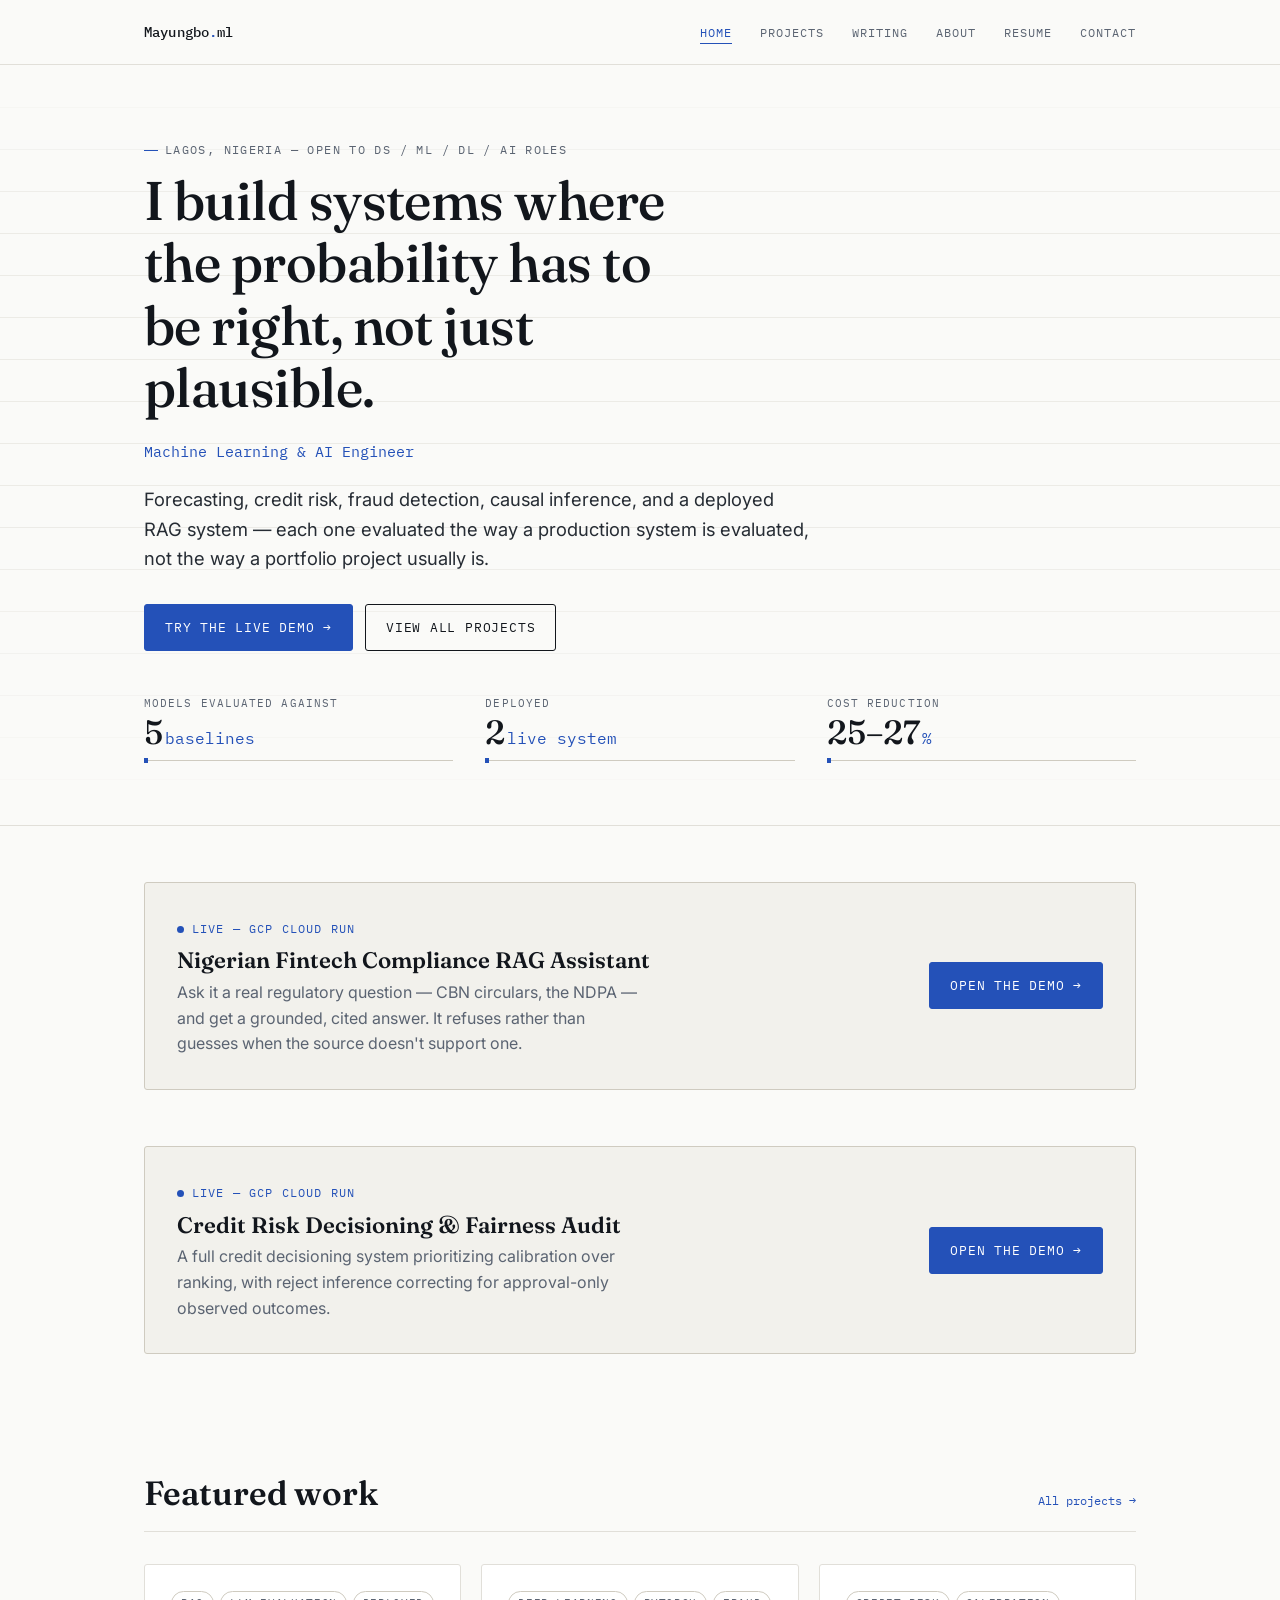
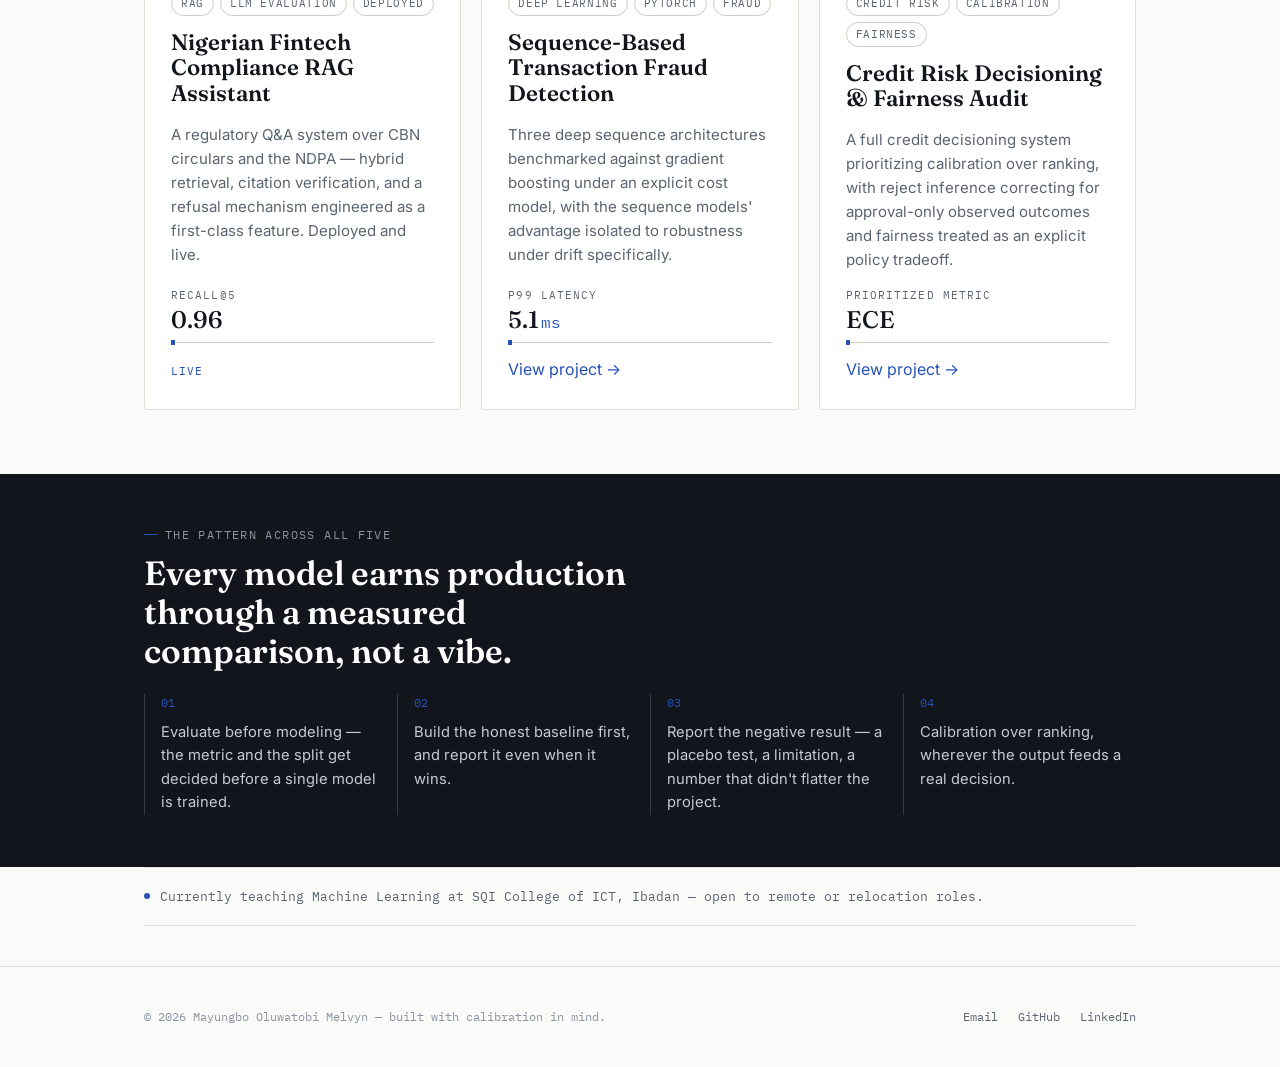
<file: index.html>
<!DOCTYPE html>
<html lang="en">
<head>
<meta charset="UTF-8">
  <meta name="viewport" content="width=device-width, initial-scale=1.0">
  <title>Mayungbo Oluwatobi Melvyn &mdash; Machine Learning &amp; AI Engineer</title>
  <meta name="description" content="Machine Learning and AI Engineer specializing in calibrated, rigorously evaluated systems: forecasting, credit risk, fraud detection, causal inference, and a deployed RAG assistant.">
  <link rel="preconnect" href="https://fonts.googleapis.com"><link rel="preconnect" href="https://fonts.gstatic.com" crossorigin><link href="https://fonts.googleapis.com/css2?family=Fraunces:opsz,wght@9..144,400;9..144,500;9..144,600&family=Inter:wght@400;500;600&family=IBM+Plex+Mono:wght@400;500&display=swap" rel="stylesheet">
  <link rel="stylesheet" href="css/style.css">
</head>
<body>
  <nav class="site-nav">
    <div class="wrap">
      <a class="brand" href="index.html">Mayungbo<span class="dot">.</span>ml</a>
      <button class="nav-toggle" aria-label="Toggle navigation" aria-expanded="false">
        <span></span>
      </button>
      <ul class="nav-links">
        <li><a href="index.html" aria-current="page">Home</a></li>
        <li><a href="projects.html">Projects</a></li>
        <li><a href="writing.html">Writing</a></li>
        <li><a href="about.html">About</a></li>
        <li><a href="resume.html">Resume</a></li>
        <li><a href="contact.html">Contact</a></li>
      </ul>
    </div>
  </nav>

  <main>
    <section class="hero">
      <div class="hero-grid" aria-hidden="true"></div>
      <div class="wrap hero-inner">
        <div class="eyebrow">Lagos, Nigeria &mdash; Open to DS / ML / DL / AI roles</div>
        <h1>I build systems where the probability has to be right, not just plausible.</h1>
        <div class="role">Machine Learning &amp; AI Engineer</div>
        <p class="lede">Forecasting, credit risk, fraud detection, causal inference, and a deployed
        RAG system &mdash; each one evaluated the way a production system is evaluated, not the way
        a portfolio project usually is.</p>
        <div class="btn-row">
          <a class="btn btn-primary" href="https://nigerian-fintech-regulation-assistant-474115007874.europe-west1.run.app" target="_blank" rel="noopener">Try the live demo &rarr;</a>
          <a class="btn" href="projects.html">View all projects</a>
        </div>
        <div class="reading-row">
          <div class="reading">
              <span class="r-label">MODELS EVALUATED AGAINST</span>
              <span class="r-value">5<span class="unit">baselines</span></span>
              <span class="r-axis"></span>
            </div>
          <div class="reading">
              <span class="r-label">DEPLOYED</span>
              <span class="r-value">2<span class="unit">live system</span></span>
              <span class="r-axis"></span>
            </div>
          <div class="reading">
              <span class="r-label">COST REDUCTION</span>
              <span class="r-value">25&ndash;27<span class="unit">%</span></span>
              <span class="r-axis"></span>
            </div>
        </div>
      </div>
    </section>

    <div class="wrap">
      <div class="demo-callout">
        <div>
          <div class="status"><span class="pulse"></span>Live &mdash; GCP Cloud Run</div>
          <h3>Nigerian Fintech Compliance RAG Assistant</h3>
          <p>Ask it a real regulatory question &mdash; CBN circulars, the NDPA &mdash; and get a
          grounded, cited answer. It refuses rather than guesses when the source doesn't support one.</p>
        </div>
        <a class="btn btn-primary" href="https://nigerian-fintech-regulation-assistant-474115007874.europe-west1.run.app" target="_blank" rel="noopener">Open the demo &rarr;</a>
      </div>

      <div class="demo-callout" style="margin-top: 1.5rem;">
        <div>
          <div class="status"><span class="pulse"></span>Live &mdash; GCP Cloud Run</div>
          <h3>Credit Risk Decisioning &amp; Fairness Audit</h3>
          <p>A full credit decisioning system prioritizing calibration over ranking, with reject inference correcting for approval-only observed outcomes.</p>
        </div>
        <a class="btn btn-primary" href="https://credit-risk-decisioning-702657773047.europe-west1.run.app/" target="_blank" rel="noopener">Open the demo &rarr;</a>
      </div>
    </div>

    <section>
      <div class="wrap">
        <div class="section-head">
          <h2>Featured work</h2>
          <a href="projects.html">All projects &rarr;</a>
        </div>
        <div class="project-grid">
        <a class="card" href="projects/rag.html" style="text-decoration:none;">
          <div class="tags">
            <span class="tag">RAG</span><span class="tag">LLM Evaluation</span><span class="tag">Deployed</span>
          </div>
          <h3>Nigerian Fintech Compliance RAG Assistant</h3>
          <p class="card-desc">A regulatory Q&A system over CBN circulars and the NDPA — hybrid retrieval, citation verification, and a refusal mechanism engineered as a first-class feature. Deployed and live.</p>
          <div class="reading sm">
              <span class="r-label">RECALL@5</span>
              <span class="r-value">0.96</span>
              <span class="r-axis"></span>
            </div>
          <span class="card-link"><span class="card-status">LIVE</span></span>
        </a>
        <a class="card" href="projects/fraud.html" style="text-decoration:none;">
          <div class="tags">
            <span class="tag">Deep Learning</span><span class="tag">PyTorch</span><span class="tag">Fraud</span>
          </div>
          <h3>Sequence-Based Transaction Fraud Detection</h3>
          <p class="card-desc">Three deep sequence architectures benchmarked against gradient boosting under an explicit cost model, with the sequence models' advantage isolated to robustness under drift specifically.</p>
          <div class="reading sm">
              <span class="r-label">P99 LATENCY</span>
              <span class="r-value">5.1<span class="unit">ms</span></span>
              <span class="r-axis"></span>
            </div>
          <span class="card-link">View project &rarr;</span>
        </a>
        <a class="card" href="projects/credit-risk.html" style="text-decoration:none;">
          <div class="tags">
            <span class="tag">Credit Risk</span><span class="tag">Calibration</span><span class="tag">Fairness</span>
          </div>
          <h3>Credit Risk Decisioning & Fairness Audit</h3>
          <p class="card-desc">A full credit decisioning system prioritizing calibration over ranking, with reject inference correcting for approval-only observed outcomes and fairness treated as an explicit policy tradeoff.</p>
          <div class="reading sm">
              <span class="r-label">PRIORITIZED METRIC</span>
              <span class="r-value">ECE</span>
              <span class="r-axis"></span>
            </div>
          <span class="card-link">View project &rarr;</span>
        </a>
        </div>
      </div>
    </section>

    <div class="pattern-strip">
      <div class="wrap">
        <div class="eyebrow">The pattern across all five</div>
        <h2 style="color:#fff; max-width: 24ch;">Every model earns production through a measured comparison, not a vibe.</h2>
        <div class="pattern-grid">
          <div class="pattern-item"><span class="num">01</span><p>Evaluate before modeling &mdash; the metric and the split get decided before a single model is trained.</p></div>
          <div class="pattern-item"><span class="num">02</span><p>Build the honest baseline first, and report it even when it wins.</p></div>
          <div class="pattern-item"><span class="num">03</span><p>Report the negative result &mdash; a placebo test, a limitation, a number that didn't flatter the project.</p></div>
          <div class="pattern-item"><span class="num">04</span><p>Calibration over ranking, wherever the output feeds a real decision.</p></div>
        </div>
      </div>
    </div>

    <div class="wrap">
      <div class="currently"><span class="pulse"></span>Currently teaching Machine Learning at SQI College of ICT, Ibadan &mdash; open to remote or relocation roles.</div>
    </div>
  </main>

  <footer>
    <div class="wrap">
      <span class="copy">&copy; 2026 Mayungbo Oluwatobi Melvyn &mdash; built with calibration in mind.</span>
      <div class="foot-links">
        <a href="mailto:mlvyn.t@gmail.com">Email</a>
        <a href="https://github.com/MelvTheGoat" target="_blank" rel="noopener">GitHub</a>
        <a href="https://linkedin.com/in/oluwatobi-mayungbo-3a567026b" target="_blank" rel="noopener">LinkedIn</a>
      </div>
    </div>
  </footer>
  <script src="js/main.js"></script>

</body>
</html>
</file>
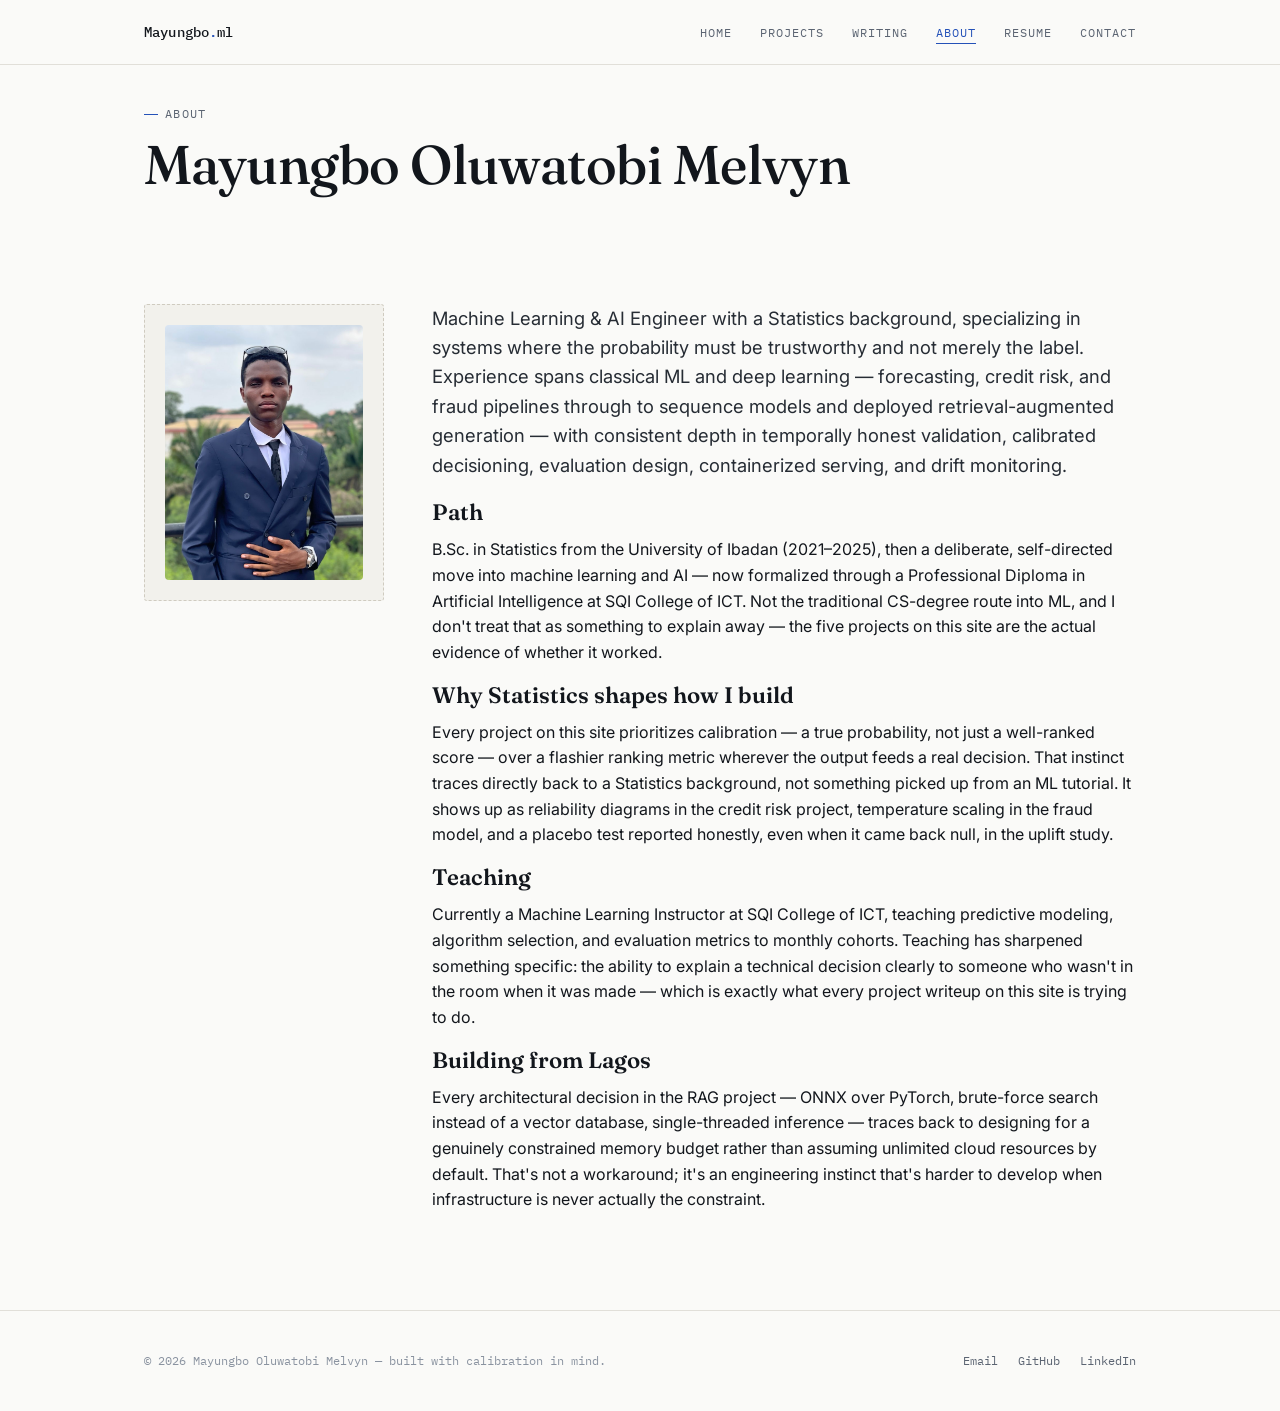
<file: about.html>
<!DOCTYPE html>
<html lang="en">
<head>
<meta charset="UTF-8">
  <meta name="viewport" content="width=device-width, initial-scale=1.0">
  <title>About &mdash; Mayungbo Oluwatobi Melvyn</title>
  <meta name="description" content="Statistics background, self-directed path into ML/AI, currently teaching at SQI College of ICT, based in Lagos, Nigeria.">
  <link rel="preconnect" href="https://fonts.googleapis.com"><link rel="preconnect" href="https://fonts.gstatic.com" crossorigin><link href="https://fonts.googleapis.com/css2?family=Fraunces:opsz,wght@9..144,400;9..144,500;9..144,600&family=Inter:wght@400;500;600&family=IBM+Plex+Mono:wght@400;500&display=swap" rel="stylesheet">
  <link rel="stylesheet" href="css/style.css">
</head>
<body>
  <nav class="site-nav">
    <div class="wrap">
      <a class="brand" href="index.html">Mayungbo<span class="dot">.</span>ml</a>
      <button class="nav-toggle" aria-label="Toggle navigation" aria-expanded="false">
        <span></span>
      </button>
      <ul class="nav-links">
        <li><a href="index.html">Home</a></li>
        <li><a href="projects.html">Projects</a></li>
        <li><a href="writing.html">Writing</a></li>
        <li><a href="about.html" aria-current="page">About</a></li>
        <li><a href="resume.html">Resume</a></li>
        <li><a href="contact.html">Contact</a></li>
      </ul>
    </div>
  </nav>

  <main>
    <section class="tight">
      <div class="wrap">
        <div class="eyebrow">About</div>
        <h1>Mayungbo Oluwatobi Melvyn</h1>
      </div>
    </section>
    <section class="tight">
      <div class="wrap two-col">
        <div>
          <div class="avatar-box"><img src="assets/photo_2026-08-16_14-26-22.jpg" alt="Mayungbo Oluwatobi Melvyn" style="width: 100%; height: auto; border-radius: 4px;"></div>
        </div>
        <div>
          <p class="lede">Machine Learning &amp; AI Engineer with a Statistics background, specializing in systems where the probability must be trustworthy and not merely the label. Experience spans classical ML and deep learning &mdash; forecasting, credit risk, and fraud pipelines through to sequence models and deployed retrieval-augmented generation &mdash; with consistent depth in temporally honest validation, calibrated decisioning, evaluation design, containerized serving, and drift monitoring.</p>

          <h3>Path</h3>
          <p>B.Sc. in Statistics from the University of Ibadan (2021&ndash;2025), then a deliberate,
          self-directed move into machine learning and AI &mdash; now formalized through a Professional
          Diploma in Artificial Intelligence at SQI College of ICT. Not the traditional CS-degree route
          into ML, and I don't treat that as something to explain away &mdash; the five projects on this
          site are the actual evidence of whether it worked.</p>

          <h3>Why Statistics shapes how I build</h3>
          <p>Every project on this site prioritizes calibration &mdash; a true probability, not just a
          well-ranked score &mdash; over a flashier ranking metric wherever the output feeds a real
          decision. That instinct traces directly back to a Statistics background, not something picked
          up from an ML tutorial. It shows up as reliability diagrams in the credit risk project,
          temperature scaling in the fraud model, and a placebo test reported honestly, even when it
          came back null, in the uplift study.</p>

          <h3>Teaching</h3>
          <p>Currently a Machine Learning Instructor at SQI College of ICT, teaching predictive
          modeling, algorithm selection, and evaluation metrics to monthly cohorts. Teaching has
          sharpened something specific: the ability to explain a technical decision clearly to someone
          who wasn't in the room when it was made &mdash; which is exactly what every project writeup
          on this site is trying to do.</p>

          <h3>Building from Lagos</h3>
          <p>Every architectural decision in the RAG project &mdash; ONNX over PyTorch, brute-force
          search instead of a vector database, single-threaded inference &mdash; traces back to
          designing for a genuinely constrained memory budget rather than assuming unlimited cloud
          resources by default. That's not a workaround; it's an engineering instinct that's harder to
          develop when infrastructure is never actually the constraint.</p>
        </div>
      </div>
    </section>
  </main>

  <footer>
    <div class="wrap">
      <span class="copy">&copy; 2026 Mayungbo Oluwatobi Melvyn &mdash; built with calibration in mind.</span>
      <div class="foot-links">
        <a href="mailto:mlvyn.t@gmail.com">Email</a>
        <a href="https://github.com/MelvTheGoat" target="_blank" rel="noopener">GitHub</a>
        <a href="https://linkedin.com/in/oluwatobi-mayungbo-3a567026b" target="_blank" rel="noopener">LinkedIn</a>
      </div>
    </div>
  </footer>
  <script src="js/main.js"></script>

</body>
</html>
</file>
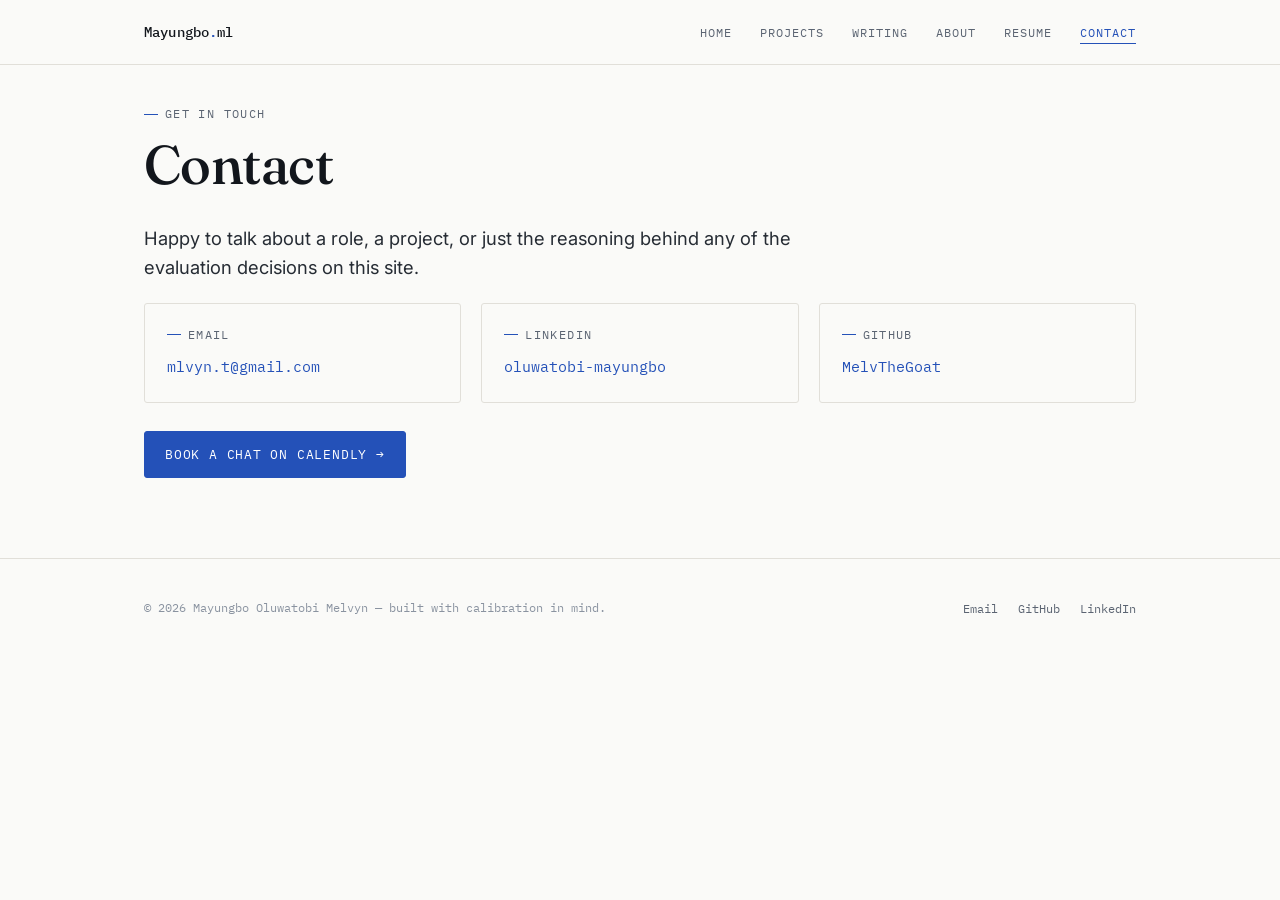
<file: contact.html>
<!DOCTYPE html>
<html lang="en">
<head>
<meta charset="UTF-8">
  <meta name="viewport" content="width=device-width, initial-scale=1.0">
  <title>Contact &mdash; Mayungbo Oluwatobi Melvyn</title>
  <meta name="description" content="Get in touch &mdash; mlvyn.t@gmail.com">
  <link rel="preconnect" href="https://fonts.googleapis.com"><link rel="preconnect" href="https://fonts.gstatic.com" crossorigin><link href="https://fonts.googleapis.com/css2?family=Fraunces:opsz,wght@9..144,400;9..144,500;9..144,600&family=Inter:wght@400;500;600&family=IBM+Plex+Mono:wght@400;500&display=swap" rel="stylesheet">
  <link rel="stylesheet" href="css/style.css">
</head>
<body>
  <nav class="site-nav">
    <div class="wrap">
      <a class="brand" href="index.html">Mayungbo<span class="dot">.</span>ml</a>
      <button class="nav-toggle" aria-label="Toggle navigation" aria-expanded="false">
        <span></span>
      </button>
      <ul class="nav-links">
        <li><a href="index.html">Home</a></li>
        <li><a href="projects.html">Projects</a></li>
        <li><a href="writing.html">Writing</a></li>
        <li><a href="about.html">About</a></li>
        <li><a href="resume.html">Resume</a></li>
        <li><a href="contact.html" aria-current="page">Contact</a></li>
      </ul>
    </div>
  </nav>

  <main>
    <section class="tight">
      <div class="wrap">
        <div class="eyebrow">Get in touch</div>
        <h1>Contact</h1>
        <p class="lede" style="max-width:56ch;">Happy to talk about a role, a project, or just the
        reasoning behind any of the evaluation decisions on this site.</p>
        <div class="contact-grid">
          <div class="contact-card">
            <div class="eyebrow">Email</div>
            <a href="mailto:mlvyn.t@gmail.com">mlvyn.t@gmail.com</a>
          </div>
          <div class="contact-card">
            <div class="eyebrow">LinkedIn</div>
            <a href="https://linkedin.com/in/oluwatobi-mayungbo-3a567026b" target="_blank" rel="noopener">oluwatobi-mayungbo</a>
          </div>
          <div class="contact-card">
            <div class="eyebrow">GitHub</div>
            <a href="https://github.com/MelvTheGoat" target="_blank" rel="noopener">MelvTheGoat</a>
          </div>
        </div>
        <div style="margin-top: 28px;">
          <a class="btn btn-primary" href="https://calendly.com/mlvyn-t" target="_blank" rel="noopener">Book a Chat on Calendly &rarr;</a>
        </div>
      </div>
    </section>
  </main>

  <footer>
    <div class="wrap">
      <span class="copy">&copy; 2026 Mayungbo Oluwatobi Melvyn &mdash; built with calibration in mind.</span>
      <div class="foot-links">
        <a href="mailto:mlvyn.t@gmail.com">Email</a>
        <a href="https://github.com/MelvTheGoat" target="_blank" rel="noopener">GitHub</a>
        <a href="https://linkedin.com/in/oluwatobi-mayungbo-3a567026b" target="_blank" rel="noopener">LinkedIn</a>
      </div>
    </div>
  </footer>
  <script src="js/main.js"></script>

</body>
</html>
</file>
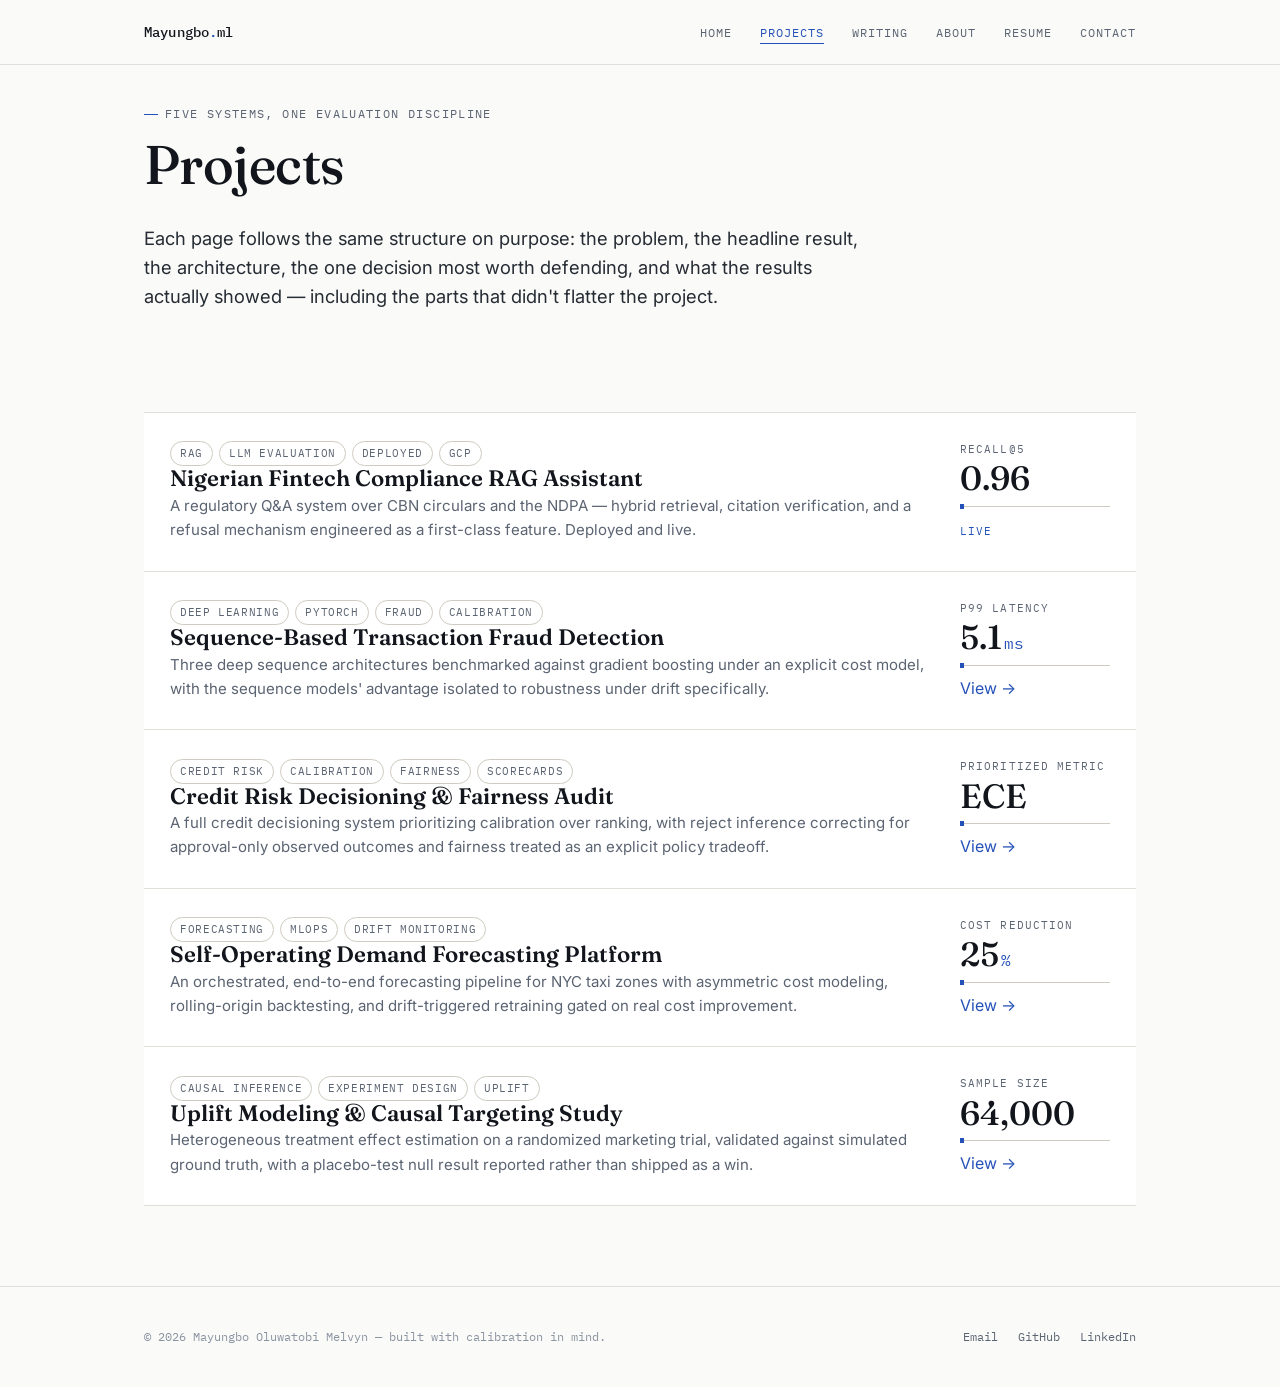
<file: projects.html>
<!DOCTYPE html>
<html lang="en">
<head>
<meta charset="UTF-8">
  <meta name="viewport" content="width=device-width, initial-scale=1.0">
  <title>Projects &mdash; Mayungbo Oluwatobi Melvyn</title>
  <meta name="description" content="Five ML and AI projects: demand forecasting, fraud detection, credit risk, causal inference, and a deployed RAG assistant.">
  <link rel="preconnect" href="https://fonts.googleapis.com"><link rel="preconnect" href="https://fonts.gstatic.com" crossorigin><link href="https://fonts.googleapis.com/css2?family=Fraunces:opsz,wght@9..144,400;9..144,500;9..144,600&family=Inter:wght@400;500;600&family=IBM+Plex+Mono:wght@400;500&display=swap" rel="stylesheet">
  <link rel="stylesheet" href="css/style.css">
</head>
<body>
  <nav class="site-nav">
    <div class="wrap">
      <a class="brand" href="index.html">Mayungbo<span class="dot">.</span>ml</a>
      <button class="nav-toggle" aria-label="Toggle navigation" aria-expanded="false">
        <span></span>
      </button>
      <ul class="nav-links">
        <li><a href="index.html">Home</a></li>
        <li><a href="projects.html" aria-current="page">Projects</a></li>
        <li><a href="writing.html">Writing</a></li>
        <li><a href="about.html">About</a></li>
        <li><a href="resume.html">Resume</a></li>
        <li><a href="contact.html">Contact</a></li>
      </ul>
    </div>
  </nav>

  <main>
    <section class="tight">
      <div class="wrap">
        <div class="eyebrow">Five systems, one evaluation discipline</div>
        <h1>Projects</h1>
        <p class="lede" style="max-width:60ch;">Each page follows the same structure on purpose: the
        problem, the headline result, the architecture, the one decision most worth defending, and
        what the results actually showed &mdash; including the parts that didn't flatter the project.</p>
      </div>
    </section>
    <section class="tight">
      <div class="wrap">
        <div class="project-grid full">
        <a class="card" href="projects/rag.html" style="text-decoration:none;">
          <div class="card-main">
            <div class="tags">
              <span class="tag">RAG</span><span class="tag">LLM Evaluation</span><span class="tag">Deployed</span><span class="tag">GCP</span>
            </div>
            <h3>Nigerian Fintech Compliance RAG Assistant</h3>
            <p class="card-desc">A regulatory Q&A system over CBN circulars and the NDPA — hybrid retrieval, citation verification, and a refusal mechanism engineered as a first-class feature. Deployed and live.</p>
          </div>
          <div>
            <div class="reading">
              <span class="r-label">RECALL@5</span>
              <span class="r-value">0.96</span>
              <span class="r-axis"></span>
            </div>
            <div style="margin-top:10px;"><span class="card-status">LIVE</span></div>
          </div>
        </a>
        <a class="card" href="projects/fraud.html" style="text-decoration:none;">
          <div class="card-main">
            <div class="tags">
              <span class="tag">Deep Learning</span><span class="tag">PyTorch</span><span class="tag">Fraud</span><span class="tag">Calibration</span>
            </div>
            <h3>Sequence-Based Transaction Fraud Detection</h3>
            <p class="card-desc">Three deep sequence architectures benchmarked against gradient boosting under an explicit cost model, with the sequence models' advantage isolated to robustness under drift specifically.</p>
          </div>
          <div>
            <div class="reading">
              <span class="r-label">P99 LATENCY</span>
              <span class="r-value">5.1<span class="unit">ms</span></span>
              <span class="r-axis"></span>
            </div>
            <div style="margin-top:10px;"><span class="card-link">View &rarr;</span></div>
          </div>
        </a>
        <a class="card" href="projects/credit-risk.html" style="text-decoration:none;">
          <div class="card-main">
            <div class="tags">
              <span class="tag">Credit Risk</span><span class="tag">Calibration</span><span class="tag">Fairness</span><span class="tag">Scorecards</span>
            </div>
            <h3>Credit Risk Decisioning & Fairness Audit</h3>
            <p class="card-desc">A full credit decisioning system prioritizing calibration over ranking, with reject inference correcting for approval-only observed outcomes and fairness treated as an explicit policy tradeoff.</p>
          </div>
          <div>
            <div class="reading">
              <span class="r-label">PRIORITIZED METRIC</span>
              <span class="r-value">ECE</span>
              <span class="r-axis"></span>
            </div>
            <div style="margin-top:10px;"><span class="card-link">View &rarr;</span></div>
          </div>
        </a>
        <a class="card" href="projects/forecasting.html" style="text-decoration:none;">
          <div class="card-main">
            <div class="tags">
              <span class="tag">Forecasting</span><span class="tag">MLOps</span><span class="tag">Drift Monitoring</span>
            </div>
            <h3>Self-Operating Demand Forecasting Platform</h3>
            <p class="card-desc">An orchestrated, end-to-end forecasting pipeline for NYC taxi zones with asymmetric cost modeling, rolling-origin backtesting, and drift-triggered retraining gated on real cost improvement.</p>
          </div>
          <div>
            <div class="reading">
              <span class="r-label">COST REDUCTION</span>
              <span class="r-value">25<span class="unit">%</span></span>
              <span class="r-axis"></span>
            </div>
            <div style="margin-top:10px;"><span class="card-link">View &rarr;</span></div>
          </div>
        </a>
        <a class="card" href="projects/uplift.html" style="text-decoration:none;">
          <div class="card-main">
            <div class="tags">
              <span class="tag">Causal Inference</span><span class="tag">Experiment Design</span><span class="tag">Uplift</span>
            </div>
            <h3>Uplift Modeling & Causal Targeting Study</h3>
            <p class="card-desc">Heterogeneous treatment effect estimation on a randomized marketing trial, validated against simulated ground truth, with a placebo-test null result reported rather than shipped as a win.</p>
          </div>
          <div>
            <div class="reading">
              <span class="r-label">SAMPLE SIZE</span>
              <span class="r-value">64,000</span>
              <span class="r-axis"></span>
            </div>
            <div style="margin-top:10px;"><span class="card-link">View &rarr;</span></div>
          </div>
        </a>
        </div>
      </div>
    </section>
  </main>

  <footer>
    <div class="wrap">
      <span class="copy">&copy; 2026 Mayungbo Oluwatobi Melvyn &mdash; built with calibration in mind.</span>
      <div class="foot-links">
        <a href="mailto:mlvyn.t@gmail.com">Email</a>
        <a href="https://github.com/MelvTheGoat" target="_blank" rel="noopener">GitHub</a>
        <a href="https://linkedin.com/in/oluwatobi-mayungbo-3a567026b" target="_blank" rel="noopener">LinkedIn</a>
      </div>
    </div>
  </footer>
  <script src="js/main.js"></script>

</body>
</html>
</file>
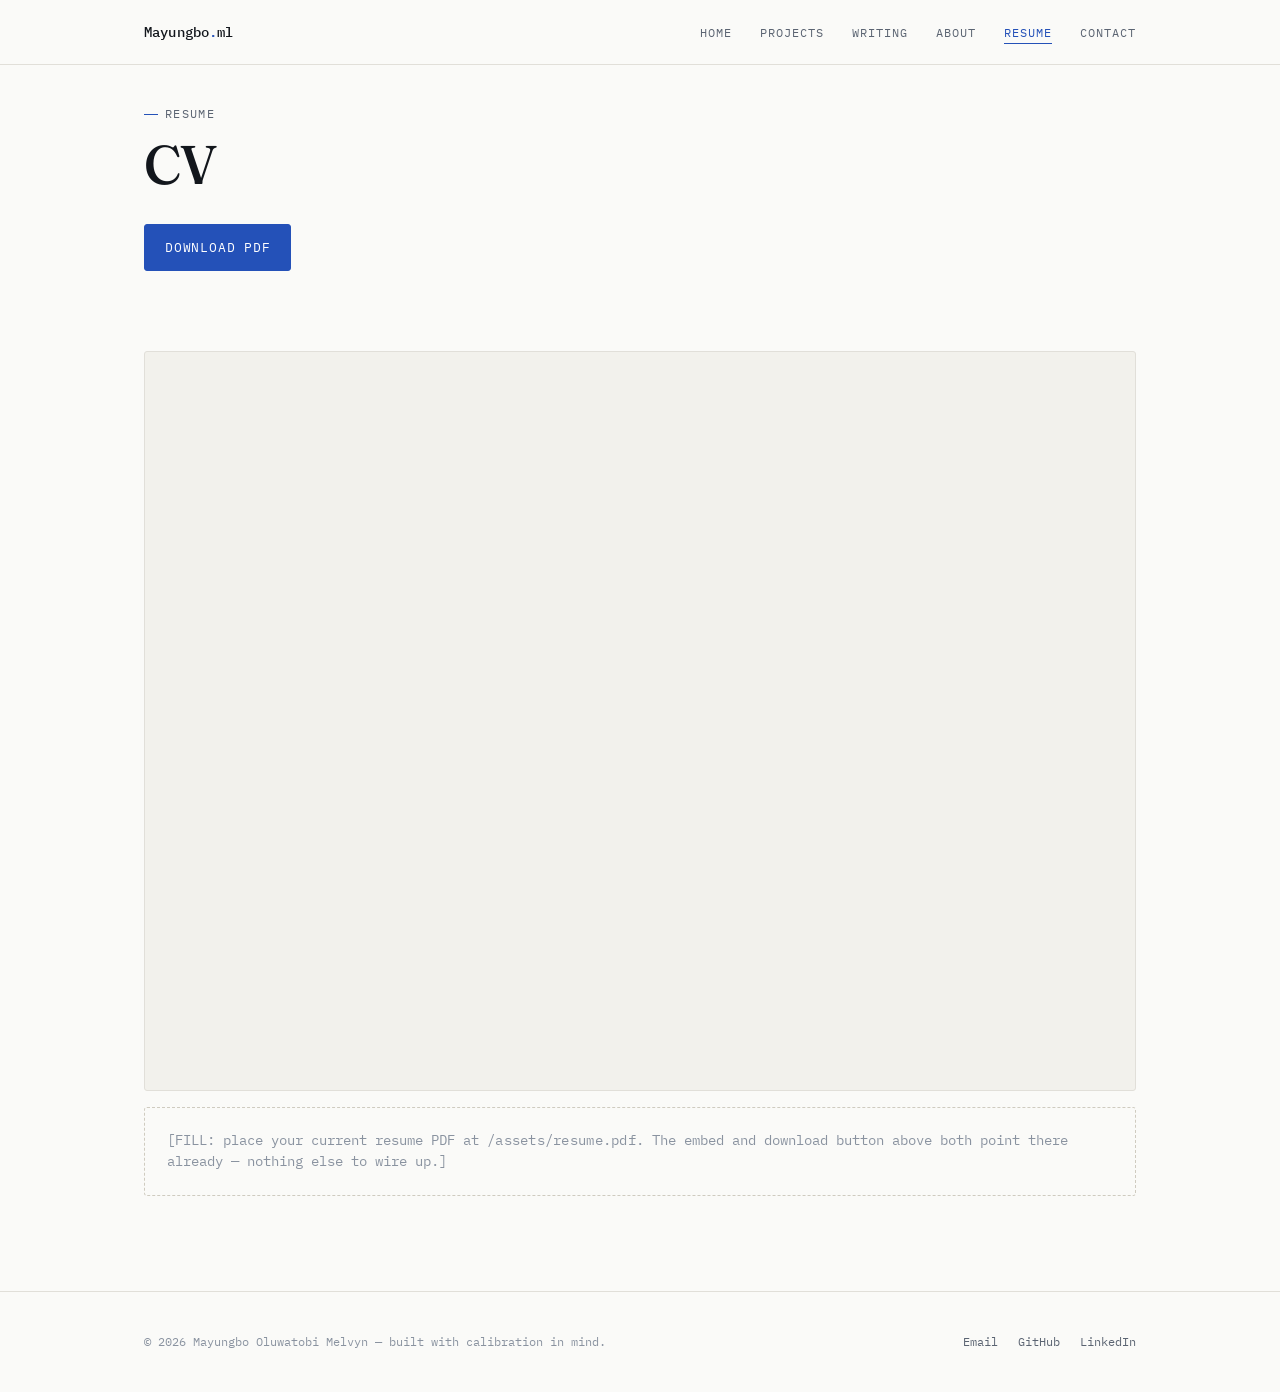
<file: resume.html>
<!DOCTYPE html>
<html lang="en">
<head>
<meta charset="UTF-8">
  <meta name="viewport" content="width=device-width, initial-scale=1.0">
  <title>Resume &mdash; Mayungbo Oluwatobi Melvyn</title>
  <meta name="description" content="Download or view the current resume.">
  <link rel="preconnect" href="https://fonts.googleapis.com"><link rel="preconnect" href="https://fonts.gstatic.com" crossorigin><link href="https://fonts.googleapis.com/css2?family=Fraunces:opsz,wght@9..144,400;9..144,500;9..144,600&family=Inter:wght@400;500;600&family=IBM+Plex+Mono:wght@400;500&display=swap" rel="stylesheet">
  <link rel="stylesheet" href="css/style.css">
</head>
<body>
  <nav class="site-nav">
    <div class="wrap">
      <a class="brand" href="index.html">Mayungbo<span class="dot">.</span>ml</a>
      <button class="nav-toggle" aria-label="Toggle navigation" aria-expanded="false">
        <span></span>
      </button>
      <ul class="nav-links">
        <li><a href="index.html">Home</a></li>
        <li><a href="projects.html">Projects</a></li>
        <li><a href="writing.html">Writing</a></li>
        <li><a href="about.html">About</a></li>
        <li><a href="resume.html" aria-current="page">Resume</a></li>
        <li><a href="contact.html">Contact</a></li>
      </ul>
    </div>
  </nav>

  <main>
    <section class="tight">
      <div class="wrap">
        <div class="eyebrow">Resume</div>
        <h1>CV</h1>
        <div class="btn-row" style="margin-top:18px;">
          <a class="btn btn-primary" href="assets/resume.pdf" download>Download PDF</a>
        </div>
      </div>
    </section>
    <section class="tight">
      <div class="wrap">
        <div class="resume-embed">
          <iframe src="assets/resume.pdf" title="Resume"></iframe>
        </div>
        <p class="empty-note" style="margin-top:16px;">
          [FILL: place your current resume PDF at <span class="mono">/assets/resume.pdf</span>.
          The embed and download button above both point there already &mdash; nothing else to wire up.]
        </p>
      </div>
    </section>
  </main>

  <footer>
    <div class="wrap">
      <span class="copy">&copy; 2026 Mayungbo Oluwatobi Melvyn &mdash; built with calibration in mind.</span>
      <div class="foot-links">
        <a href="mailto:mlvyn.t@gmail.com">Email</a>
        <a href="https://github.com/MelvTheGoat" target="_blank" rel="noopener">GitHub</a>
        <a href="https://linkedin.com/in/oluwatobi-mayungbo-3a567026b" target="_blank" rel="noopener">LinkedIn</a>
      </div>
    </div>
  </footer>
  <script src="js/main.js"></script>

</body>
</html>
</file>
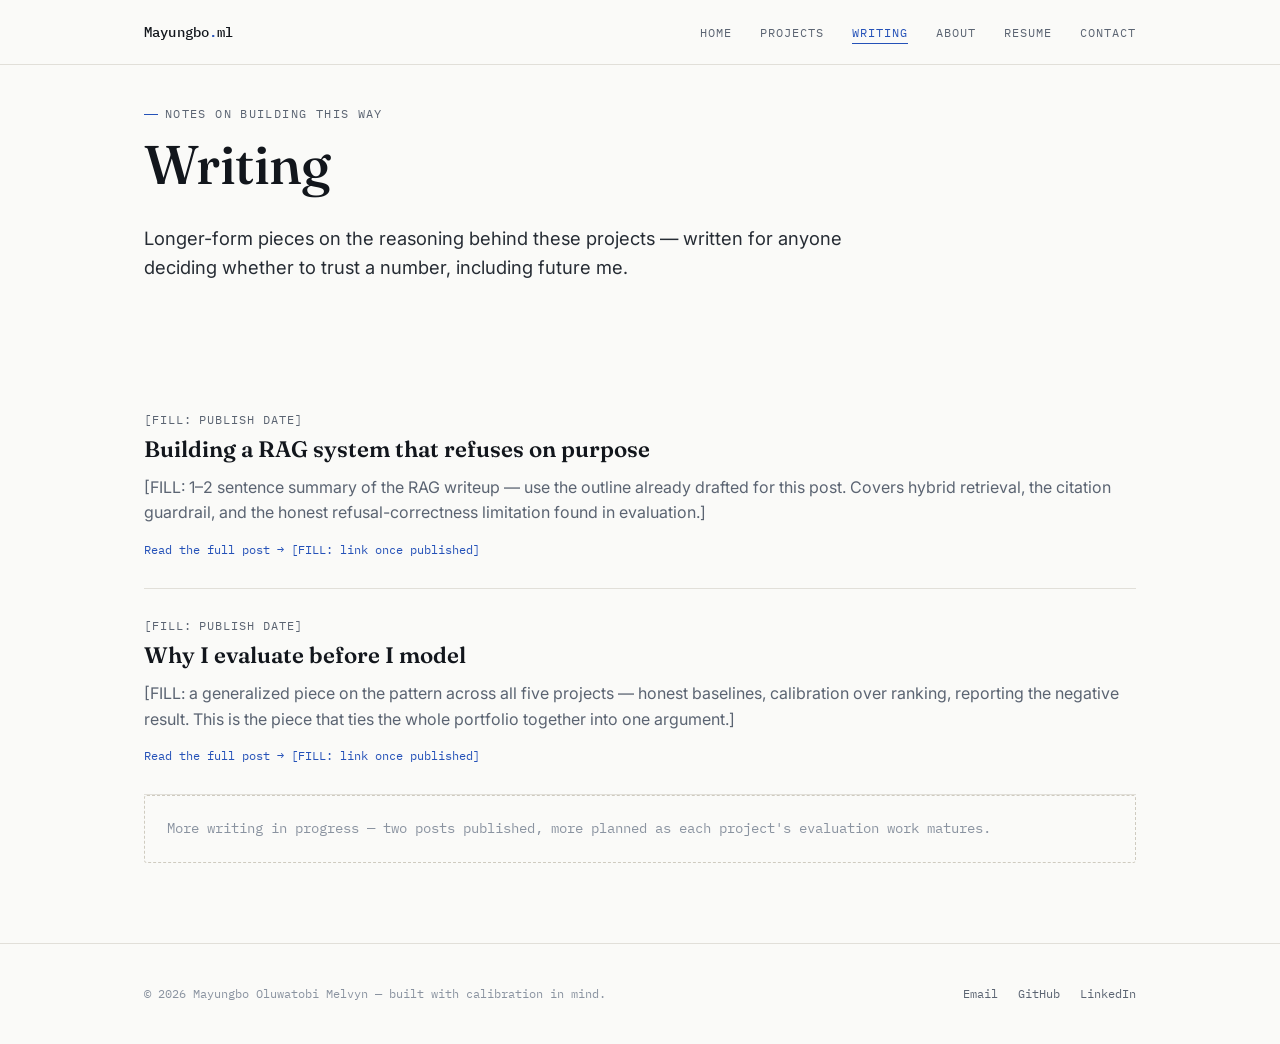
<file: writing.html>
<!DOCTYPE html>
<html lang="en">
<head>
<meta charset="UTF-8">
  <meta name="viewport" content="width=device-width, initial-scale=1.0">
  <title>Writing &mdash; Mayungbo Oluwatobi Melvyn</title>
  <meta name="description" content="Notes on evaluation, calibration, and building ML/AI systems that report their own limitations honestly.">
  <link rel="preconnect" href="https://fonts.googleapis.com"><link rel="preconnect" href="https://fonts.gstatic.com" crossorigin><link href="https://fonts.googleapis.com/css2?family=Fraunces:opsz,wght@9..144,400;9..144,500;9..144,600&family=Inter:wght@400;500;600&family=IBM+Plex+Mono:wght@400;500&display=swap" rel="stylesheet">
  <link rel="stylesheet" href="css/style.css">
</head>
<body>
  <nav class="site-nav">
    <div class="wrap">
      <a class="brand" href="index.html">Mayungbo<span class="dot">.</span>ml</a>
      <button class="nav-toggle" aria-label="Toggle navigation" aria-expanded="false">
        <span></span>
      </button>
      <ul class="nav-links">
        <li><a href="index.html">Home</a></li>
        <li><a href="projects.html">Projects</a></li>
        <li><a href="writing.html" aria-current="page">Writing</a></li>
        <li><a href="about.html">About</a></li>
        <li><a href="resume.html">Resume</a></li>
        <li><a href="contact.html">Contact</a></li>
      </ul>
    </div>
  </nav>

  <main>
    <section class="tight">
      <div class="wrap">
        <div class="eyebrow">Notes on building this way</div>
        <h1>Writing</h1>
        <p class="lede" style="max-width:60ch;">Longer-form pieces on the reasoning behind these
        projects &mdash; written for anyone deciding whether to trust a number, including future me.</p>
      </div>
    </section>
    <section class="tight">
      <div class="wrap">

        <div class="post-card">
          <span class="post-date">[FILL: publish date]</span>
          <h3>Building a RAG system that refuses on purpose</h3>
          <p>[FILL: 1&ndash;2 sentence summary of the RAG writeup &mdash; use the outline already
          drafted for this post. Covers hybrid retrieval, the citation guardrail, and the honest
          refusal-correctness limitation found in evaluation.]</p>
          <a class="card-link" href="#">Read the full post &rarr; [FILL: link once published]</a>
        </div>

        <div class="post-card">
          <span class="post-date">[FILL: publish date]</span>
          <h3>Why I evaluate before I model</h3>
          <p>[FILL: a generalized piece on the pattern across all five projects &mdash; honest
          baselines, calibration over ranking, reporting the negative result. This is the piece that
          ties the whole portfolio together into one argument.]</p>
          <a class="card-link" href="#">Read the full post &rarr; [FILL: link once published]</a>
        </div>

        <div class="empty-note">
          More writing in progress &mdash; two posts published, more planned as each project's
          evaluation work matures.
        </div>

      </div>
    </section>
  </main>

  <footer>
    <div class="wrap">
      <span class="copy">&copy; 2026 Mayungbo Oluwatobi Melvyn &mdash; built with calibration in mind.</span>
      <div class="foot-links">
        <a href="mailto:mlvyn.t@gmail.com">Email</a>
        <a href="https://github.com/MelvTheGoat" target="_blank" rel="noopener">GitHub</a>
        <a href="https://linkedin.com/in/oluwatobi-mayungbo-3a567026b" target="_blank" rel="noopener">LinkedIn</a>
      </div>
    </div>
  </footer>
  <script src="js/main.js"></script>

</body>
</html>
</file>
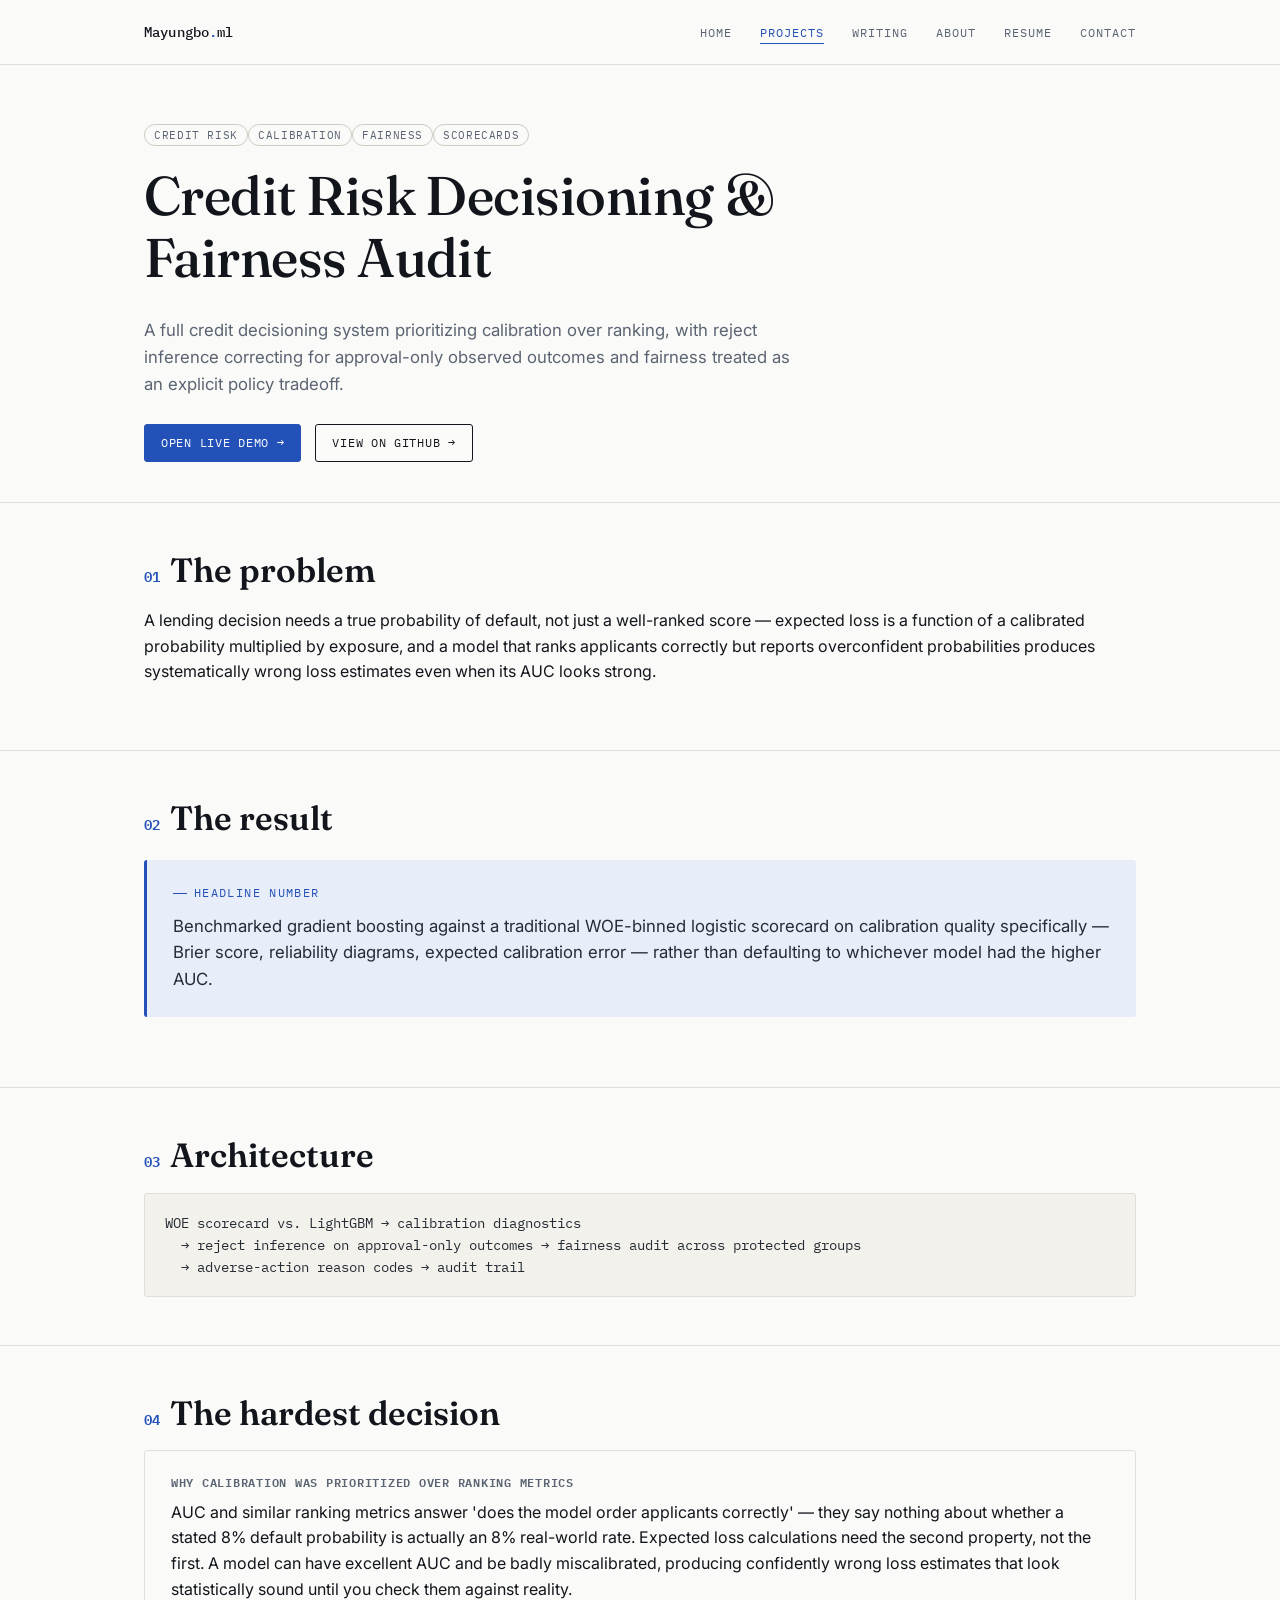
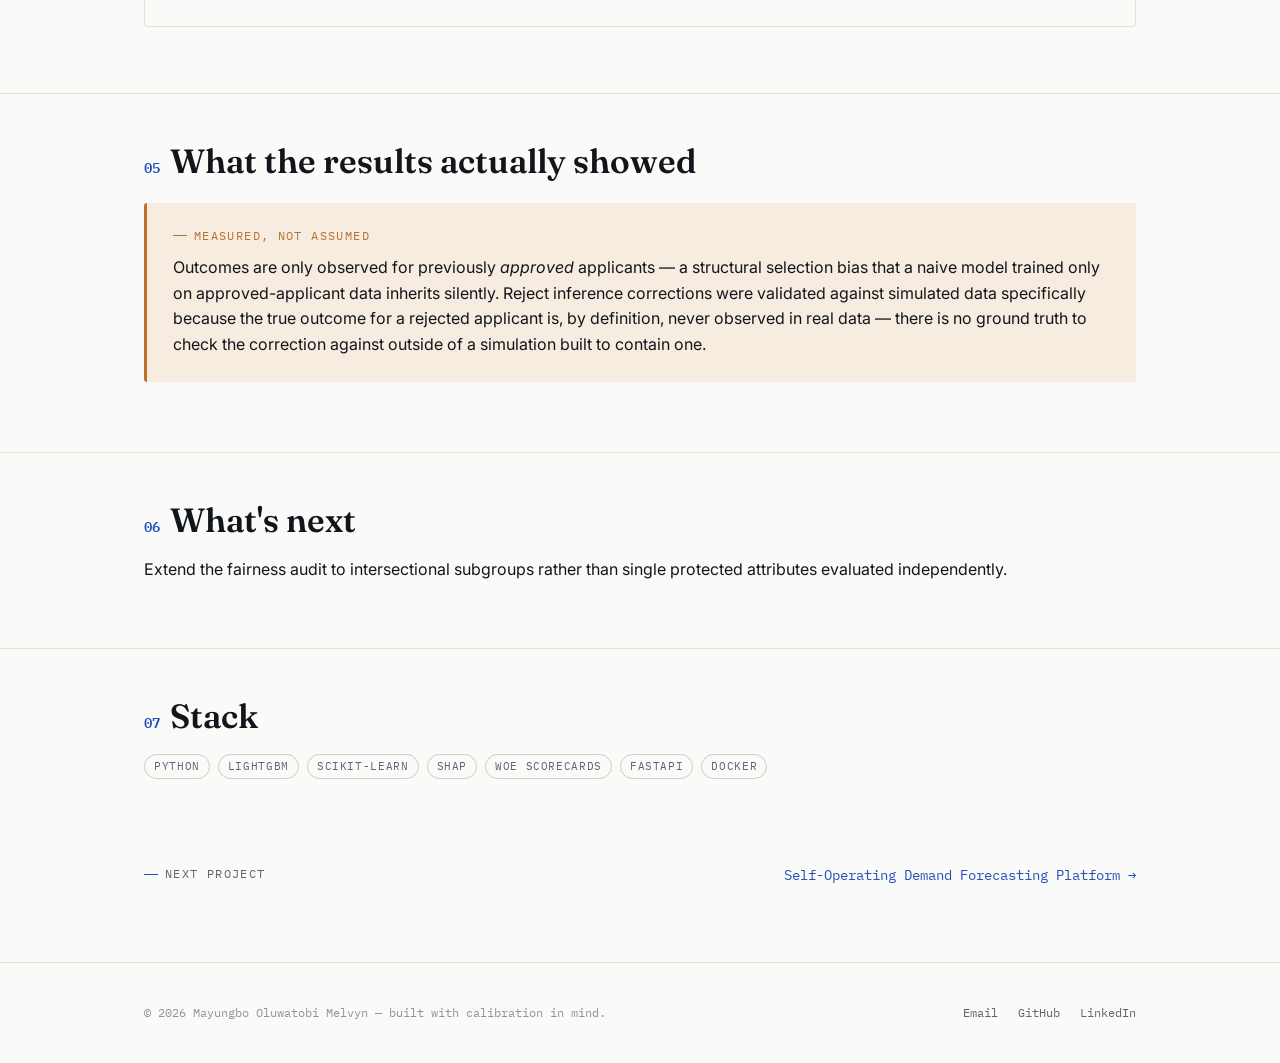
<file: projects/credit-risk.html>
<!DOCTYPE html>
<html lang="en">
<head>
<meta charset="UTF-8">
  <meta name="viewport" content="width=device-width, initial-scale=1.0">
  <title>Credit Risk Decisioning & Fairness Audit &mdash; Mayungbo Oluwatobi Melvyn</title>
  <meta name="description" content="A full credit decisioning system prioritizing calibration over ranking, with reject inference correcting for approval-only observed outcomes and fairness treated as an explicit policy tradeoff.">
  <link rel="preconnect" href="https://fonts.googleapis.com"><link rel="preconnect" href="https://fonts.gstatic.com" crossorigin><link href="https://fonts.googleapis.com/css2?family=Fraunces:opsz,wght@9..144,400;9..144,500;9..144,600&family=Inter:wght@400;500;600&family=IBM+Plex+Mono:wght@400;500&display=swap" rel="stylesheet">
  <link rel="stylesheet" href="../css/style.css">
</head>
<body>
  <nav class="site-nav">
    <div class="wrap">
      <a class="brand" href="../index.html">Mayungbo<span class="dot">.</span>ml</a>
      <button class="nav-toggle" aria-label="Toggle navigation" aria-expanded="false">
        <span></span>
      </button>
      <ul class="nav-links">
        <li><a href="../index.html">Home</a></li>
        <li><a href="../projects.html" aria-current="page">Projects</a></li>
        <li><a href="../writing.html">Writing</a></li>
        <li><a href="../about.html">About</a></li>
        <li><a href="../resume.html">Resume</a></li>
        <li><a href="../contact.html">Contact</a></li>
      </ul>
    </div>
  </nav>

  <main>
    <section class="project-hero">
      <div class="wrap">
        <div class="tags">
          <span class="tag">Credit Risk</span><span class="tag">Calibration</span><span class="tag">Fairness</span><span class="tag">Scorecards</span>
        </div>
        <h1>Credit Risk Decisioning & Fairness Audit</h1>
        <p class="subtitle">A full credit decisioning system prioritizing calibration over ranking, with reject inference correcting for approval-only observed outcomes and fairness treated as an explicit policy tradeoff.</p>
        <div class="meta-row">
          <a class="btn btn-primary" href="https://credit-risk-decisioning-702657773047.europe-west1.run.app/" target="_blank" rel="noopener">Open live demo &rarr;</a>
          <a class="btn" href="https://github.com/MelvTheGoat/credit-risk-decisionin" target="_blank" rel="noopener">View on GitHub &rarr;</a>
        </div>
      </div>
    </section>

    <section class="detail-section">
      <div class="wrap">
        <h2><span class="num">01</span>The problem</h2>
        <p>A lending decision needs a true probability of default, not just a well-ranked score &mdash; expected loss is a function of a calibrated probability multiplied by exposure, and a model that ranks applicants correctly but reports overconfident probabilities produces systematically wrong loss estimates even when its AUC looks strong.</p>
      </div>
    </section>

    <section class="detail-section">
      <div class="wrap">
        <h2><span class="num">02</span>The result</h2>
        <div class="result-banner">
          <div class="eyebrow">Headline number</div>
          <p>Benchmarked gradient boosting against a traditional WOE-binned logistic scorecard on calibration quality specifically &mdash; Brier score, reliability diagrams, expected calibration error &mdash; rather than defaulting to whichever model had the higher AUC.</p>
        </div>
      </div>
    </section>

    <section class="detail-section">
      <div class="wrap">
        <h2><span class="num">03</span>Architecture</h2>
        <div class="flow">WOE scorecard vs. LightGBM → calibration diagnostics
  → reject inference on approval-only outcomes → fairness audit across protected groups
  → adverse-action reason codes → audit trail</div>
      </div>
    </section>

    <section class="detail-section">
      <div class="wrap">
        <h2><span class="num">04</span>The hardest decision</h2>
        <div class="decision-block">
          <h4>Why calibration was prioritized over ranking metrics</h4>
          <p>AUC and similar ranking metrics answer 'does the model order applicants correctly' &mdash; they say nothing about whether a stated 8% default probability is actually an 8% real-world rate. Expected loss calculations need the second property, not the first. A model can have excellent AUC and be badly miscalibrated, producing confidently wrong loss estimates that look statistically sound until you check them against reality.</p>
        </div>
      </div>
    </section>

    <section class="detail-section">
      <div class="wrap">
        <h2><span class="num">05</span>What the results actually showed</h2>
        <div class="measured-box">
          <div class="eyebrow">Measured, not assumed</div>
          <p>Outcomes are only observed for previously <em>approved</em> applicants &mdash; a structural selection bias that a naive model trained only on approved-applicant data inherits silently. Reject inference corrections were validated against simulated data specifically because the true outcome for a rejected applicant is, by definition, never observed in real data &mdash; there is no ground truth to check the correction against outside of a simulation built to contain one.</p>
        </div>
      </div>
    </section>

    <section class="detail-section">
      <div class="wrap">
        <h2><span class="num">06</span>What's next</h2>
        <p>Extend the fairness audit to intersectional subgroups rather than single protected attributes evaluated independently.</p>
      </div>
    </section>

    <section class="detail-section">
      <div class="wrap">
        <h2><span class="num">07</span>Stack</h2>
        <div class="stack-tags">
          <span class="tag">Python</span><span class="tag">LightGBM</span><span class="tag">scikit-learn</span><span class="tag">SHAP</span><span class="tag">WOE Scorecards</span><span class="tag">FastAPI</span><span class="tag">Docker</span>
        </div>
      </div>
    </section>

    <div class="wrap">
      <div class="next-project">
        <span class="eyebrow" style="margin-bottom:0;">Next project</span>
        <a href="forecasting.html">Self-Operating Demand Forecasting Platform &rarr;</a>
      </div>
    </div>
  </main>

  <footer>
    <div class="wrap">
      <span class="copy">&copy; 2026 Mayungbo Oluwatobi Melvyn &mdash; built with calibration in mind.</span>
      <div class="foot-links">
        <a href="mailto:mlvyn.t@gmail.com">Email</a>
        <a href="https://github.com/MelvTheGoat" target="_blank" rel="noopener">GitHub</a>
        <a href="https://linkedin.com/in/oluwatobi-mayungbo-3a567026b" target="_blank" rel="noopener">LinkedIn</a>
      </div>
    </div>
  </footer>
  <script src="../js/main.js"></script>

</body>
</html>
</file>
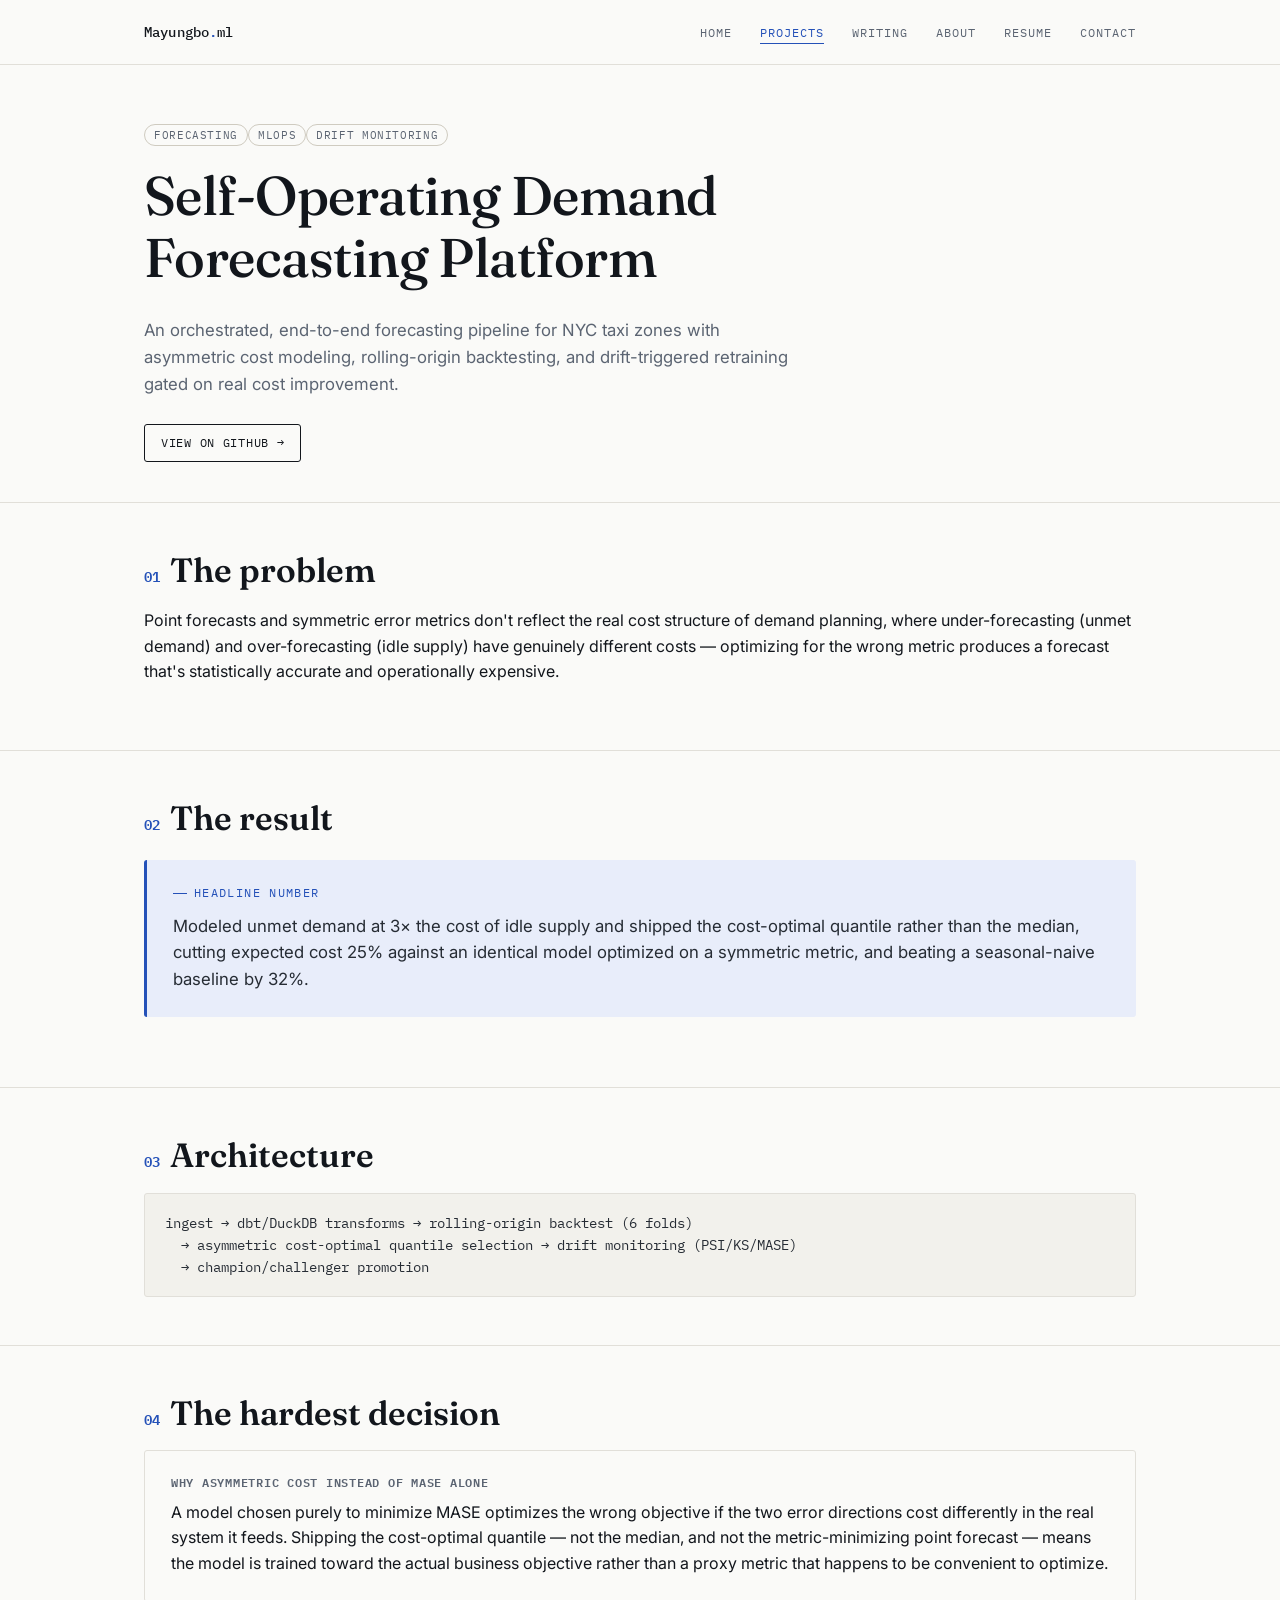
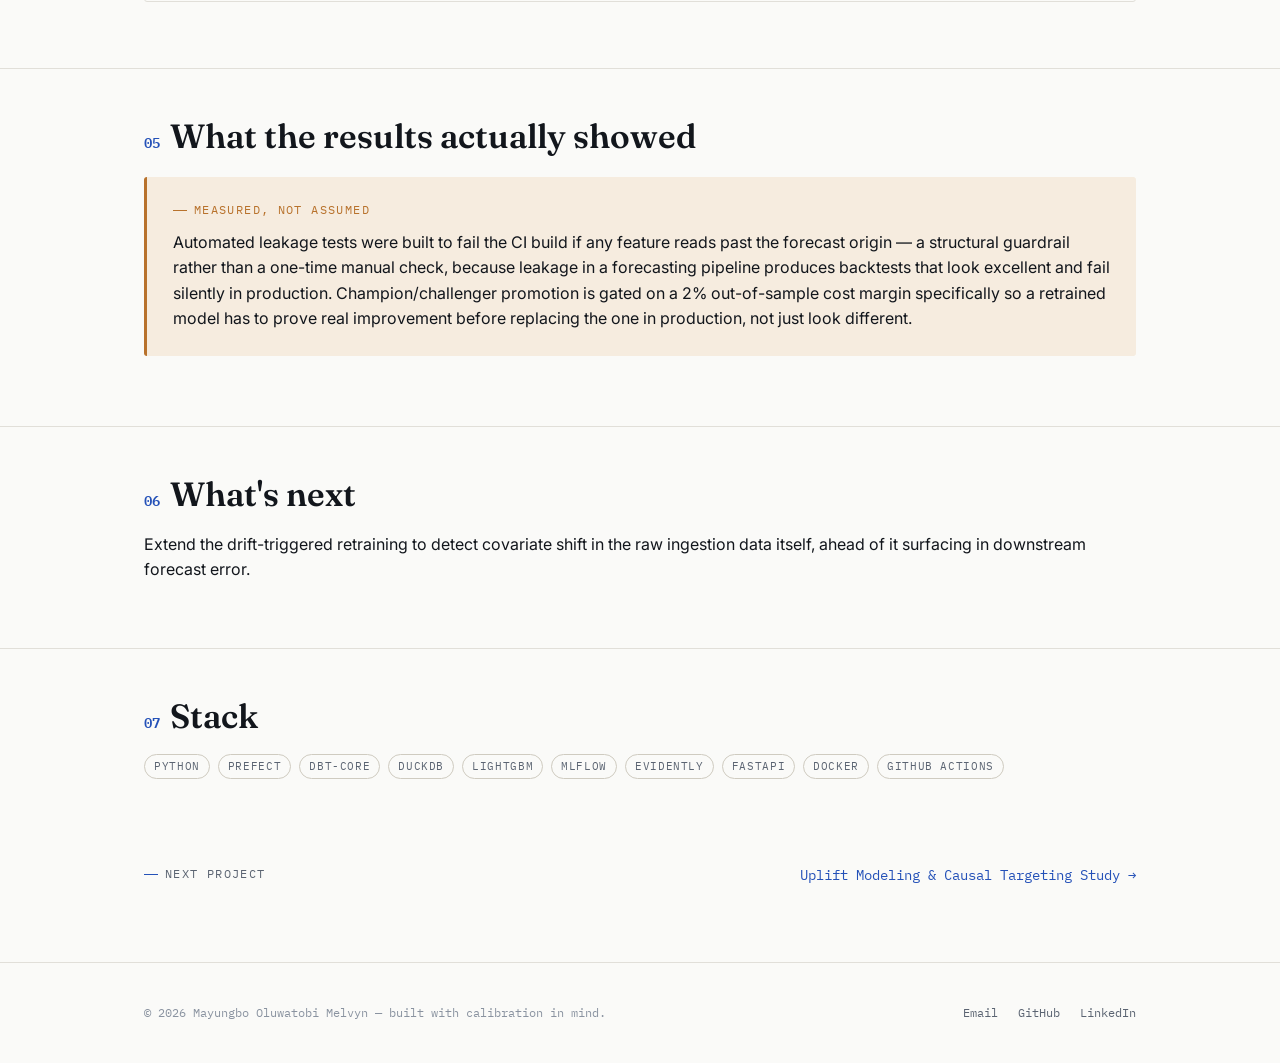
<file: projects/forecasting.html>
<!DOCTYPE html>
<html lang="en">
<head>
<meta charset="UTF-8">
  <meta name="viewport" content="width=device-width, initial-scale=1.0">
  <title>Self-Operating Demand Forecasting Platform &mdash; Mayungbo Oluwatobi Melvyn</title>
  <meta name="description" content="An orchestrated, end-to-end forecasting pipeline for NYC taxi zones with asymmetric cost modeling, rolling-origin backtesting, and drift-triggered retraining gated on real cost improvement.">
  <link rel="preconnect" href="https://fonts.googleapis.com"><link rel="preconnect" href="https://fonts.gstatic.com" crossorigin><link href="https://fonts.googleapis.com/css2?family=Fraunces:opsz,wght@9..144,400;9..144,500;9..144,600&family=Inter:wght@400;500;600&family=IBM+Plex+Mono:wght@400;500&display=swap" rel="stylesheet">
  <link rel="stylesheet" href="../css/style.css">
</head>
<body>
  <nav class="site-nav">
    <div class="wrap">
      <a class="brand" href="../index.html">Mayungbo<span class="dot">.</span>ml</a>
      <button class="nav-toggle" aria-label="Toggle navigation" aria-expanded="false">
        <span></span>
      </button>
      <ul class="nav-links">
        <li><a href="../index.html">Home</a></li>
        <li><a href="../projects.html" aria-current="page">Projects</a></li>
        <li><a href="../writing.html">Writing</a></li>
        <li><a href="../about.html">About</a></li>
        <li><a href="../resume.html">Resume</a></li>
        <li><a href="../contact.html">Contact</a></li>
      </ul>
    </div>
  </nav>

  <main>
    <section class="project-hero">
      <div class="wrap">
        <div class="tags">
          <span class="tag">Forecasting</span><span class="tag">MLOps</span><span class="tag">Drift Monitoring</span>
        </div>
        <h1>Self-Operating Demand Forecasting Platform</h1>
        <p class="subtitle">An orchestrated, end-to-end forecasting pipeline for NYC taxi zones with asymmetric cost modeling, rolling-origin backtesting, and drift-triggered retraining gated on real cost improvement.</p>
        <div class="meta-row">
          
          <a class="btn" href="https://github.com/MelvTheGoat/demand-forecasting-platform" target="_blank" rel="noopener">View on GitHub &rarr;</a>
        </div>
      </div>
    </section>

    <section class="detail-section">
      <div class="wrap">
        <h2><span class="num">01</span>The problem</h2>
        <p>Point forecasts and symmetric error metrics don't reflect the real cost structure of demand planning, where under-forecasting (unmet demand) and over-forecasting (idle supply) have genuinely different costs &mdash; optimizing for the wrong metric produces a forecast that's statistically accurate and operationally expensive.</p>
      </div>
    </section>

    <section class="detail-section">
      <div class="wrap">
        <h2><span class="num">02</span>The result</h2>
        <div class="result-banner">
          <div class="eyebrow">Headline number</div>
          <p>Modeled unmet demand at 3&times; the cost of idle supply and shipped the cost-optimal quantile rather than the median, cutting expected cost 25% against an identical model optimized on a symmetric metric, and beating a seasonal-naive baseline by 32%.</p>
        </div>
      </div>
    </section>

    <section class="detail-section">
      <div class="wrap">
        <h2><span class="num">03</span>Architecture</h2>
        <div class="flow">ingest → dbt/DuckDB transforms → rolling-origin backtest (6 folds)
  → asymmetric cost-optimal quantile selection → drift monitoring (PSI/KS/MASE)
  → champion/challenger promotion</div>
      </div>
    </section>

    <section class="detail-section">
      <div class="wrap">
        <h2><span class="num">04</span>The hardest decision</h2>
        <div class="decision-block">
          <h4>Why asymmetric cost instead of MASE alone</h4>
          <p>A model chosen purely to minimize MASE optimizes the wrong objective if the two error directions cost differently in the real system it feeds. Shipping the cost-optimal quantile &mdash; not the median, and not the metric-minimizing point forecast &mdash; means the model is trained toward the actual business objective rather than a proxy metric that happens to be convenient to optimize.</p>
        </div>
      </div>
    </section>

    <section class="detail-section">
      <div class="wrap">
        <h2><span class="num">05</span>What the results actually showed</h2>
        <div class="measured-box">
          <div class="eyebrow">Measured, not assumed</div>
          <p>Automated leakage tests were built to fail the CI build if any feature reads past the forecast origin &mdash; a structural guardrail rather than a one-time manual check, because leakage in a forecasting pipeline produces backtests that look excellent and fail silently in production. Champion/challenger promotion is gated on a 2% out-of-sample cost margin specifically so a retrained model has to prove real improvement before replacing the one in production, not just look different.</p>
        </div>
      </div>
    </section>

    <section class="detail-section">
      <div class="wrap">
        <h2><span class="num">06</span>What's next</h2>
        <p>Extend the drift-triggered retraining to detect covariate shift in the raw ingestion data itself, ahead of it surfacing in downstream forecast error.</p>
      </div>
    </section>

    <section class="detail-section">
      <div class="wrap">
        <h2><span class="num">07</span>Stack</h2>
        <div class="stack-tags">
          <span class="tag">Python</span><span class="tag">Prefect</span><span class="tag">dbt-core</span><span class="tag">DuckDB</span><span class="tag">LightGBM</span><span class="tag">MLflow</span><span class="tag">Evidently</span><span class="tag">FastAPI</span><span class="tag">Docker</span><span class="tag">GitHub Actions</span>
        </div>
      </div>
    </section>

    <div class="wrap">
      <div class="next-project">
        <span class="eyebrow" style="margin-bottom:0;">Next project</span>
        <a href="uplift.html">Uplift Modeling & Causal Targeting Study &rarr;</a>
      </div>
    </div>
  </main>

  <footer>
    <div class="wrap">
      <span class="copy">&copy; 2026 Mayungbo Oluwatobi Melvyn &mdash; built with calibration in mind.</span>
      <div class="foot-links">
        <a href="mailto:mlvyn.t@gmail.com">Email</a>
        <a href="https://github.com/MelvTheGoat" target="_blank" rel="noopener">GitHub</a>
        <a href="https://linkedin.com/in/oluwatobi-mayungbo-3a567026b" target="_blank" rel="noopener">LinkedIn</a>
      </div>
    </div>
  </footer>
  <script src="../js/main.js"></script>

</body>
</html>
</file>
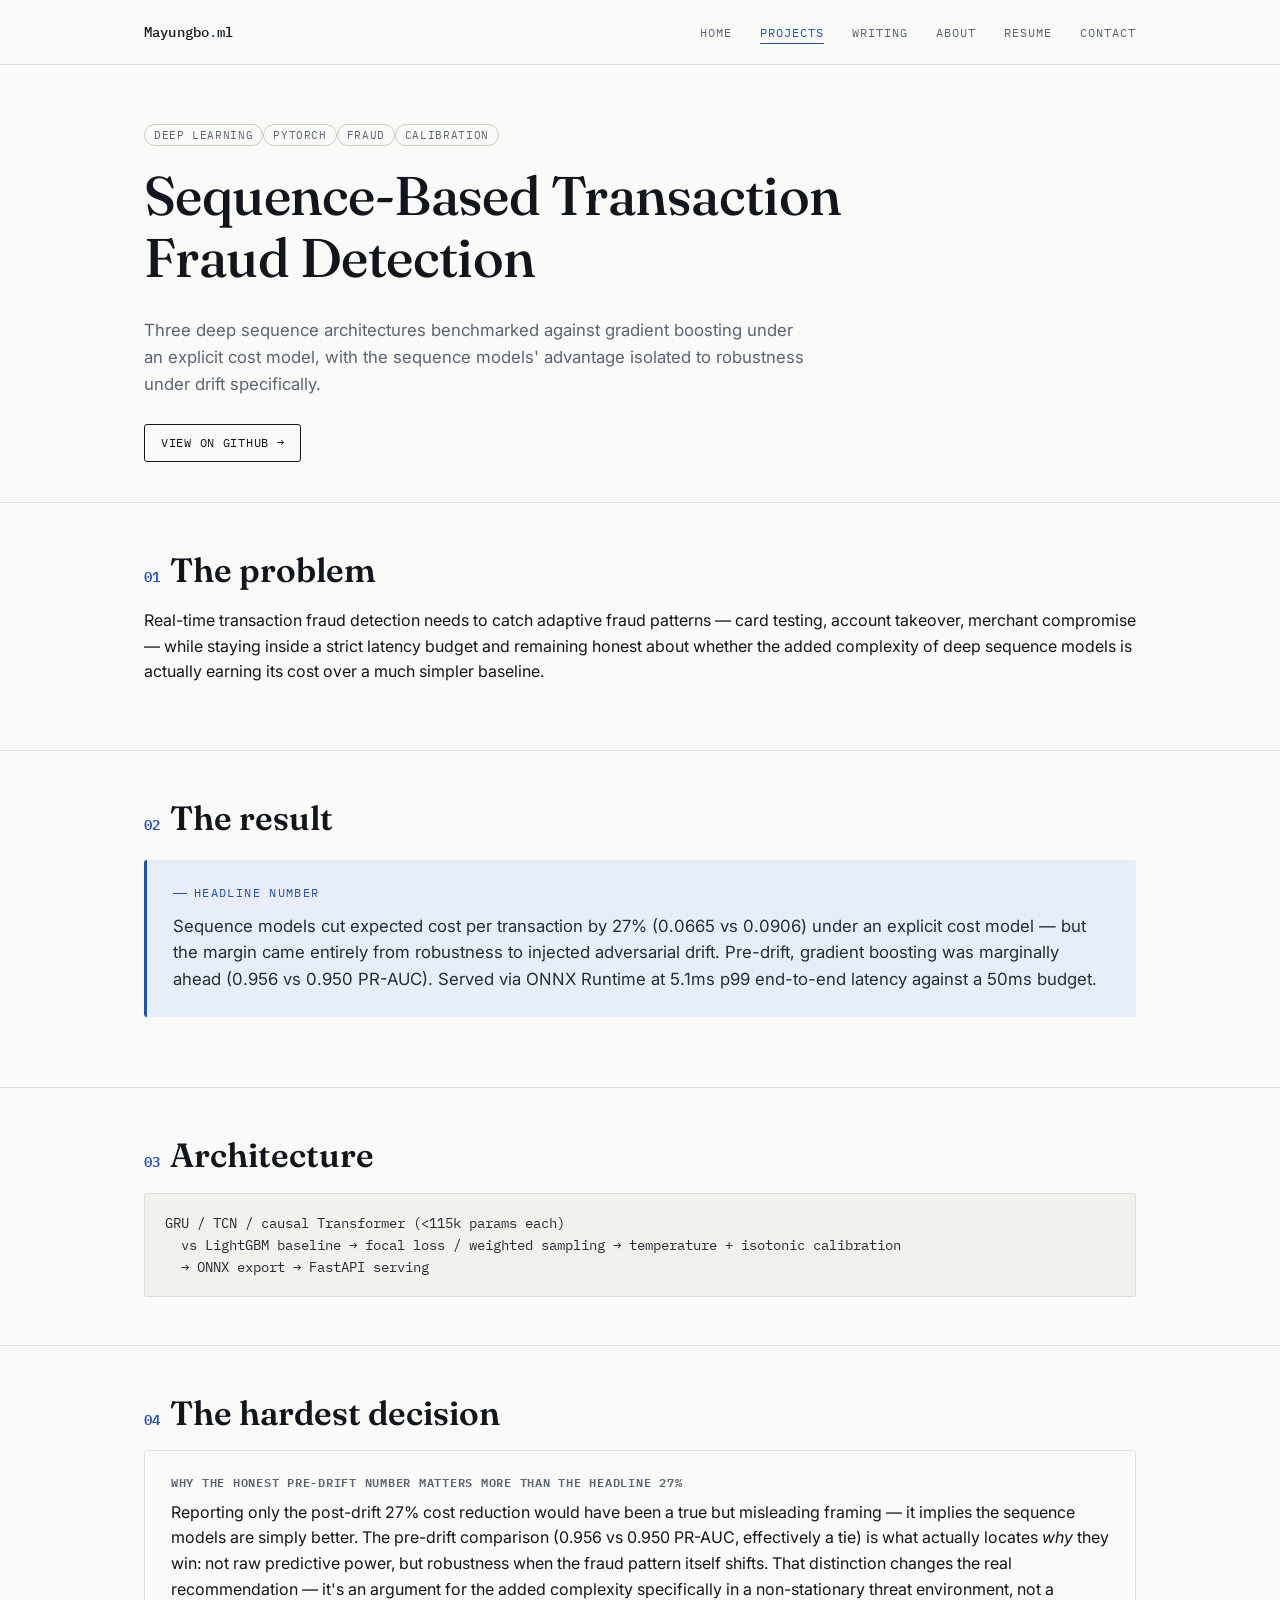
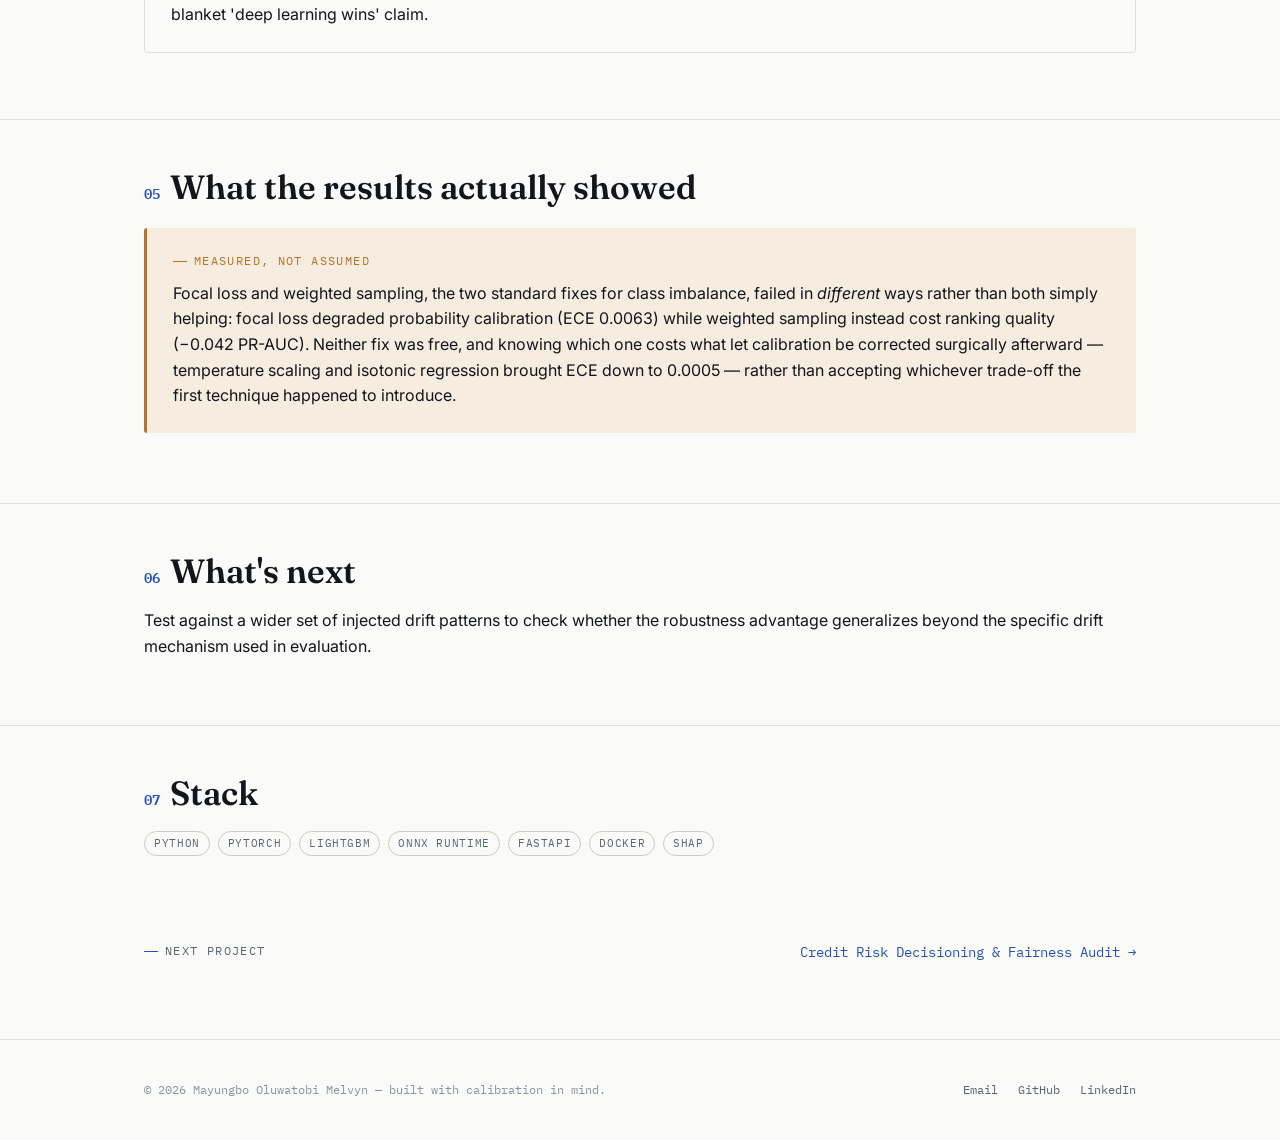
<file: projects/fraud.html>
<!DOCTYPE html>
<html lang="en">
<head>
<meta charset="UTF-8">
  <meta name="viewport" content="width=device-width, initial-scale=1.0">
  <title>Sequence-Based Transaction Fraud Detection &mdash; Mayungbo Oluwatobi Melvyn</title>
  <meta name="description" content="Three deep sequence architectures benchmarked against gradient boosting under an explicit cost model, with the sequence models' advantage isolated to robustness under drift specifically.">
  <link rel="preconnect" href="https://fonts.googleapis.com"><link rel="preconnect" href="https://fonts.gstatic.com" crossorigin><link href="https://fonts.googleapis.com/css2?family=Fraunces:opsz,wght@9..144,400;9..144,500;9..144,600&family=Inter:wght@400;500;600&family=IBM+Plex+Mono:wght@400;500&display=swap" rel="stylesheet">
  <link rel="stylesheet" href="../css/style.css">
</head>
<body>
  <nav class="site-nav">
    <div class="wrap">
      <a class="brand" href="../index.html">Mayungbo<span class="dot">.</span>ml</a>
      <button class="nav-toggle" aria-label="Toggle navigation" aria-expanded="false">
        <span></span>
      </button>
      <ul class="nav-links">
        <li><a href="../index.html">Home</a></li>
        <li><a href="../projects.html" aria-current="page">Projects</a></li>
        <li><a href="../writing.html">Writing</a></li>
        <li><a href="../about.html">About</a></li>
        <li><a href="../resume.html">Resume</a></li>
        <li><a href="../contact.html">Contact</a></li>
      </ul>
    </div>
  </nav>

  <main>
    <section class="project-hero">
      <div class="wrap">
        <div class="tags">
          <span class="tag">Deep Learning</span><span class="tag">PyTorch</span><span class="tag">Fraud</span><span class="tag">Calibration</span>
        </div>
        <h1>Sequence-Based Transaction Fraud Detection</h1>
        <p class="subtitle">Three deep sequence architectures benchmarked against gradient boosting under an explicit cost model, with the sequence models' advantage isolated to robustness under drift specifically.</p>
        <div class="meta-row">
          
          <a class="btn" href="https://github.com/MelvTheGoat/sequence-fraud-detection" target="_blank" rel="noopener">View on GitHub &rarr;</a>
        </div>
      </div>
    </section>

    <section class="detail-section">
      <div class="wrap">
        <h2><span class="num">01</span>The problem</h2>
        <p>Real-time transaction fraud detection needs to catch adaptive fraud patterns &mdash; card testing, account takeover, merchant compromise &mdash; while staying inside a strict latency budget and remaining honest about whether the added complexity of deep sequence models is actually earning its cost over a much simpler baseline.</p>
      </div>
    </section>

    <section class="detail-section">
      <div class="wrap">
        <h2><span class="num">02</span>The result</h2>
        <div class="result-banner">
          <div class="eyebrow">Headline number</div>
          <p>Sequence models cut expected cost per transaction by 27% (0.0665 vs 0.0906) under an explicit cost model &mdash; but the margin came entirely from robustness to injected adversarial drift. Pre-drift, gradient boosting was marginally ahead (0.956 vs 0.950 PR-AUC). Served via ONNX Runtime at 5.1ms p99 end-to-end latency against a 50ms budget.</p>
        </div>
      </div>
    </section>

    <section class="detail-section">
      <div class="wrap">
        <h2><span class="num">03</span>Architecture</h2>
        <div class="flow">GRU / TCN / causal Transformer (<115k params each)
  vs LightGBM baseline → focal loss / weighted sampling → temperature + isotonic calibration
  → ONNX export → FastAPI serving</div>
      </div>
    </section>

    <section class="detail-section">
      <div class="wrap">
        <h2><span class="num">04</span>The hardest decision</h2>
        <div class="decision-block">
          <h4>Why the honest pre-drift number matters more than the headline 27%</h4>
          <p>Reporting only the post-drift 27% cost reduction would have been a true but misleading framing &mdash; it implies the sequence models are simply better. The pre-drift comparison (0.956 vs 0.950 PR-AUC, effectively a tie) is what actually locates <em>why</em> they win: not raw predictive power, but robustness when the fraud pattern itself shifts. That distinction changes the real recommendation &mdash; it's an argument for the added complexity specifically in a non-stationary threat environment, not a blanket 'deep learning wins' claim.</p>
        </div>
      </div>
    </section>

    <section class="detail-section">
      <div class="wrap">
        <h2><span class="num">05</span>What the results actually showed</h2>
        <div class="measured-box">
          <div class="eyebrow">Measured, not assumed</div>
          <p>Focal loss and weighted sampling, the two standard fixes for class imbalance, failed in <em>different</em> ways rather than both simply helping: focal loss degraded probability calibration (ECE 0.0063) while weighted sampling instead cost ranking quality (&minus;0.042 PR-AUC). Neither fix was free, and knowing which one costs what let calibration be corrected surgically afterward &mdash; temperature scaling and isotonic regression brought ECE down to 0.0005 &mdash; rather than accepting whichever trade-off the first technique happened to introduce.</p>
        </div>
      </div>
    </section>

    <section class="detail-section">
      <div class="wrap">
        <h2><span class="num">06</span>What's next</h2>
        <p>Test against a wider set of injected drift patterns to check whether the robustness advantage generalizes beyond the specific drift mechanism used in evaluation.</p>
      </div>
    </section>

    <section class="detail-section">
      <div class="wrap">
        <h2><span class="num">07</span>Stack</h2>
        <div class="stack-tags">
          <span class="tag">Python</span><span class="tag">PyTorch</span><span class="tag">LightGBM</span><span class="tag">ONNX Runtime</span><span class="tag">FastAPI</span><span class="tag">Docker</span><span class="tag">SHAP</span>
        </div>
      </div>
    </section>

    <div class="wrap">
      <div class="next-project">
        <span class="eyebrow" style="margin-bottom:0;">Next project</span>
        <a href="credit-risk.html">Credit Risk Decisioning & Fairness Audit &rarr;</a>
      </div>
    </div>
  </main>

  <footer>
    <div class="wrap">
      <span class="copy">&copy; 2026 Mayungbo Oluwatobi Melvyn &mdash; built with calibration in mind.</span>
      <div class="foot-links">
        <a href="mailto:mlvyn.t@gmail.com">Email</a>
        <a href="https://github.com/MelvTheGoat" target="_blank" rel="noopener">GitHub</a>
        <a href="https://linkedin.com/in/oluwatobi-mayungbo-3a567026b" target="_blank" rel="noopener">LinkedIn</a>
      </div>
    </div>
  </footer>
  <script src="../js/main.js"></script>

</body>
</html>
</file>
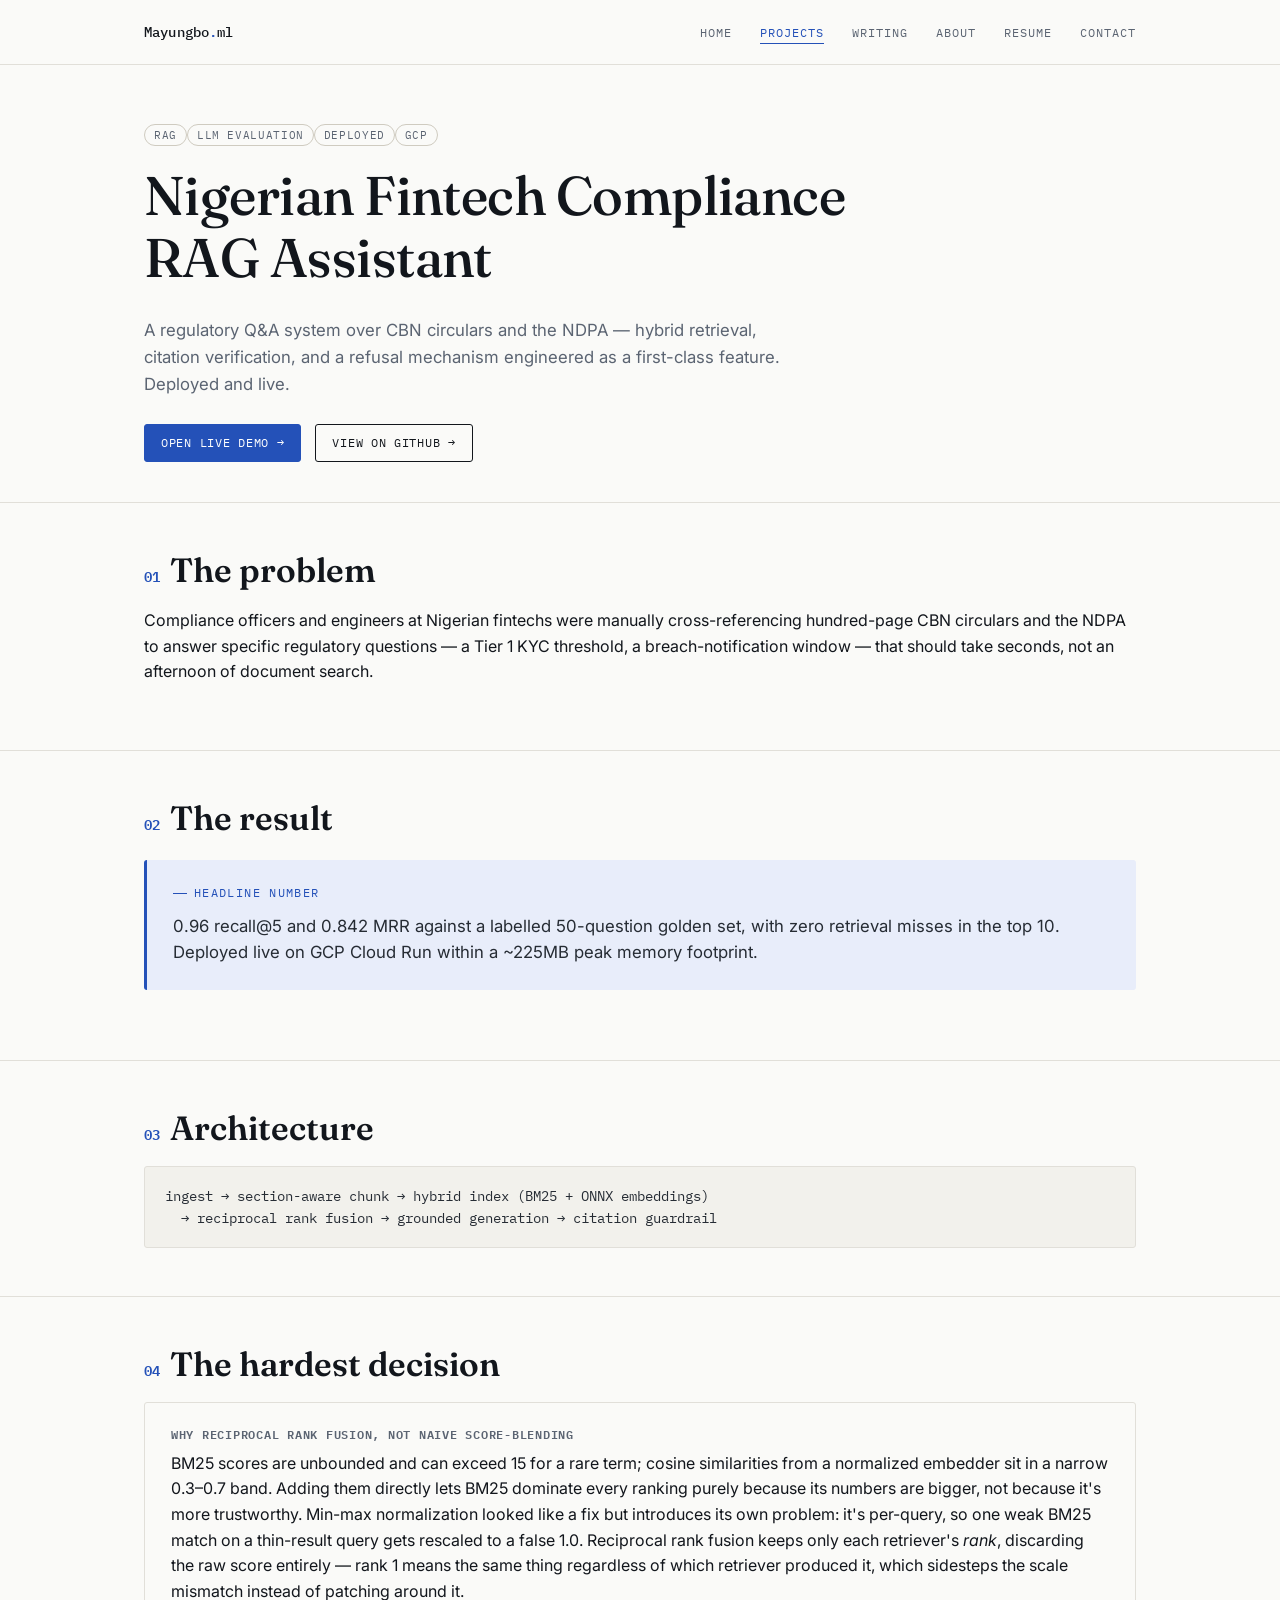
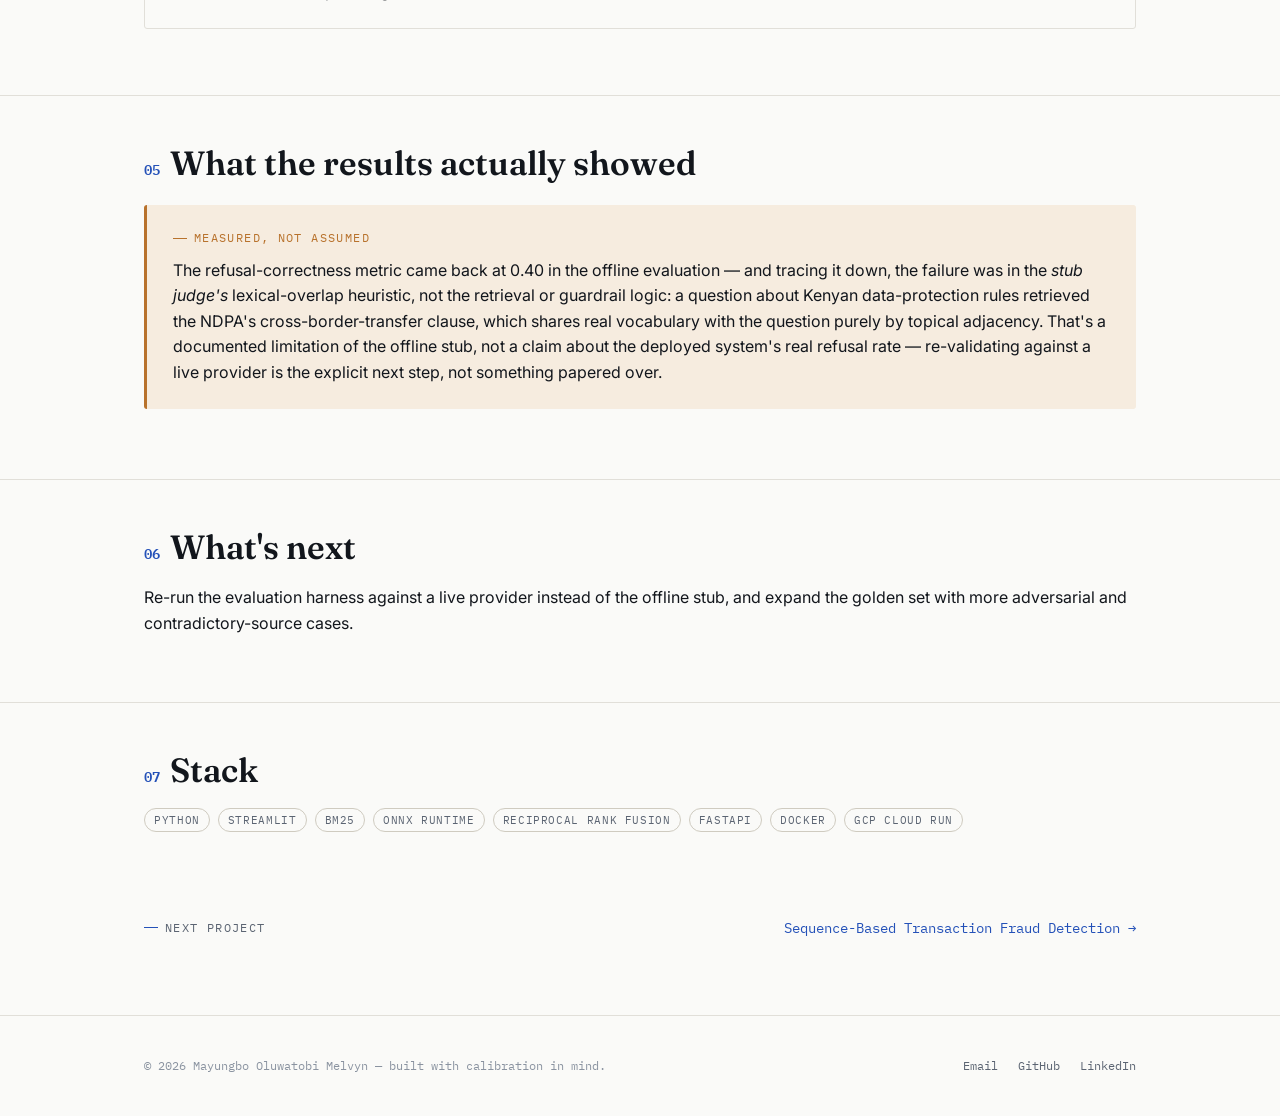
<file: projects/rag.html>
<!DOCTYPE html>
<html lang="en">
<head>
<meta charset="UTF-8">
  <meta name="viewport" content="width=device-width, initial-scale=1.0">
  <title>Nigerian Fintech Compliance RAG Assistant &mdash; Mayungbo Oluwatobi Melvyn</title>
  <meta name="description" content="A regulatory Q&A system over CBN circulars and the NDPA — hybrid retrieval, citation verification, and a refusal mechanism engineered as a first-class feature. Deployed and live.">
  <link rel="preconnect" href="https://fonts.googleapis.com"><link rel="preconnect" href="https://fonts.gstatic.com" crossorigin><link href="https://fonts.googleapis.com/css2?family=Fraunces:opsz,wght@9..144,400;9..144,500;9..144,600&family=Inter:wght@400;500;600&family=IBM+Plex+Mono:wght@400;500&display=swap" rel="stylesheet">
  <link rel="stylesheet" href="../css/style.css">
</head>
<body>
  <nav class="site-nav">
    <div class="wrap">
      <a class="brand" href="../index.html">Mayungbo<span class="dot">.</span>ml</a>
      <button class="nav-toggle" aria-label="Toggle navigation" aria-expanded="false">
        <span></span>
      </button>
      <ul class="nav-links">
        <li><a href="../index.html">Home</a></li>
        <li><a href="../projects.html" aria-current="page">Projects</a></li>
        <li><a href="../writing.html">Writing</a></li>
        <li><a href="../about.html">About</a></li>
        <li><a href="../resume.html">Resume</a></li>
        <li><a href="../contact.html">Contact</a></li>
      </ul>
    </div>
  </nav>

  <main>
    <section class="project-hero">
      <div class="wrap">
        <div class="tags">
          <span class="tag">RAG</span><span class="tag">LLM Evaluation</span><span class="tag">Deployed</span><span class="tag">GCP</span>
        </div>
        <h1>Nigerian Fintech Compliance RAG Assistant</h1>
        <p class="subtitle">A regulatory Q&A system over CBN circulars and the NDPA — hybrid retrieval, citation verification, and a refusal mechanism engineered as a first-class feature. Deployed and live.</p>
        <div class="meta-row">
          <a class="btn btn-primary" href="https://nigerian-fintech-regulation-assistant-474115007874.europe-west1.run.app" target="_blank" rel="noopener">Open live demo &rarr;</a>
          <a class="btn" href="https://github.com/MelvTheGoat/nigerian-fintech-compliance-rag" target="_blank" rel="noopener">View on GitHub &rarr;</a>
        </div>
      </div>
    </section>

    <section class="detail-section">
      <div class="wrap">
        <h2><span class="num">01</span>The problem</h2>
        <p>Compliance officers and engineers at Nigerian fintechs were manually cross-referencing hundred-page CBN circulars and the NDPA to answer specific regulatory questions — a Tier 1 KYC threshold, a breach-notification window — that should take seconds, not an afternoon of document search.</p>
      </div>
    </section>

    <section class="detail-section">
      <div class="wrap">
        <h2><span class="num">02</span>The result</h2>
        <div class="result-banner">
          <div class="eyebrow">Headline number</div>
          <p>0.96 recall@5 and 0.842 MRR against a labelled 50-question golden set, with zero retrieval misses in the top 10. Deployed live on GCP Cloud Run within a ~225MB peak memory footprint.</p>
        </div>
      </div>
    </section>

    <section class="detail-section">
      <div class="wrap">
        <h2><span class="num">03</span>Architecture</h2>
        <div class="flow">ingest → section-aware chunk → hybrid index (BM25 + ONNX embeddings)
  → reciprocal rank fusion → grounded generation → citation guardrail</div>
      </div>
    </section>

    <section class="detail-section">
      <div class="wrap">
        <h2><span class="num">04</span>The hardest decision</h2>
        <div class="decision-block">
          <h4>Why reciprocal rank fusion, not naive score-blending</h4>
          <p>BM25 scores are unbounded and can exceed 15 for a rare term; cosine similarities from a normalized embedder sit in a narrow 0.3&ndash;0.7 band. Adding them directly lets BM25 dominate every ranking purely because its numbers are bigger, not because it's more trustworthy. Min-max normalization looked like a fix but introduces its own problem: it's per-query, so one weak BM25 match on a thin-result query gets rescaled to a false 1.0. Reciprocal rank fusion keeps only each retriever's <em>rank</em>, discarding the raw score entirely &mdash; rank 1 means the same thing regardless of which retriever produced it, which sidesteps the scale mismatch instead of patching around it.</p>
        </div>
      </div>
    </section>

    <section class="detail-section">
      <div class="wrap">
        <h2><span class="num">05</span>What the results actually showed</h2>
        <div class="measured-box">
          <div class="eyebrow">Measured, not assumed</div>
          <p>The refusal-correctness metric came back at 0.40 in the offline evaluation &mdash; and tracing it down, the failure was in the <em>stub judge's</em> lexical-overlap heuristic, not the retrieval or guardrail logic: a question about Kenyan data-protection rules retrieved the NDPA's cross-border-transfer clause, which shares real vocabulary with the question purely by topical adjacency. That's a documented limitation of the offline stub, not a claim about the deployed system's real refusal rate &mdash; re-validating against a live provider is the explicit next step, not something papered over.</p>
        </div>
      </div>
    </section>

    <section class="detail-section">
      <div class="wrap">
        <h2><span class="num">06</span>What's next</h2>
        <p>Re-run the evaluation harness against a live provider instead of the offline stub, and expand the golden set with more adversarial and contradictory-source cases.</p>
      </div>
    </section>

    <section class="detail-section">
      <div class="wrap">
        <h2><span class="num">07</span>Stack</h2>
        <div class="stack-tags">
          <span class="tag">Python</span><span class="tag">Streamlit</span><span class="tag">BM25</span><span class="tag">ONNX Runtime</span><span class="tag">Reciprocal Rank Fusion</span><span class="tag">FastAPI</span><span class="tag">Docker</span><span class="tag">GCP Cloud Run</span>
        </div>
      </div>
    </section>

    <div class="wrap">
      <div class="next-project">
        <span class="eyebrow" style="margin-bottom:0;">Next project</span>
        <a href="fraud.html">Sequence-Based Transaction Fraud Detection &rarr;</a>
      </div>
    </div>
  </main>

  <footer>
    <div class="wrap">
      <span class="copy">&copy; 2026 Mayungbo Oluwatobi Melvyn &mdash; built with calibration in mind.</span>
      <div class="foot-links">
        <a href="mailto:mlvyn.t@gmail.com">Email</a>
        <a href="https://github.com/MelvTheGoat" target="_blank" rel="noopener">GitHub</a>
        <a href="https://linkedin.com/in/oluwatobi-mayungbo-3a567026b" target="_blank" rel="noopener">LinkedIn</a>
      </div>
    </div>
  </footer>
  <script src="../js/main.js"></script>

</body>
</html>
</file>
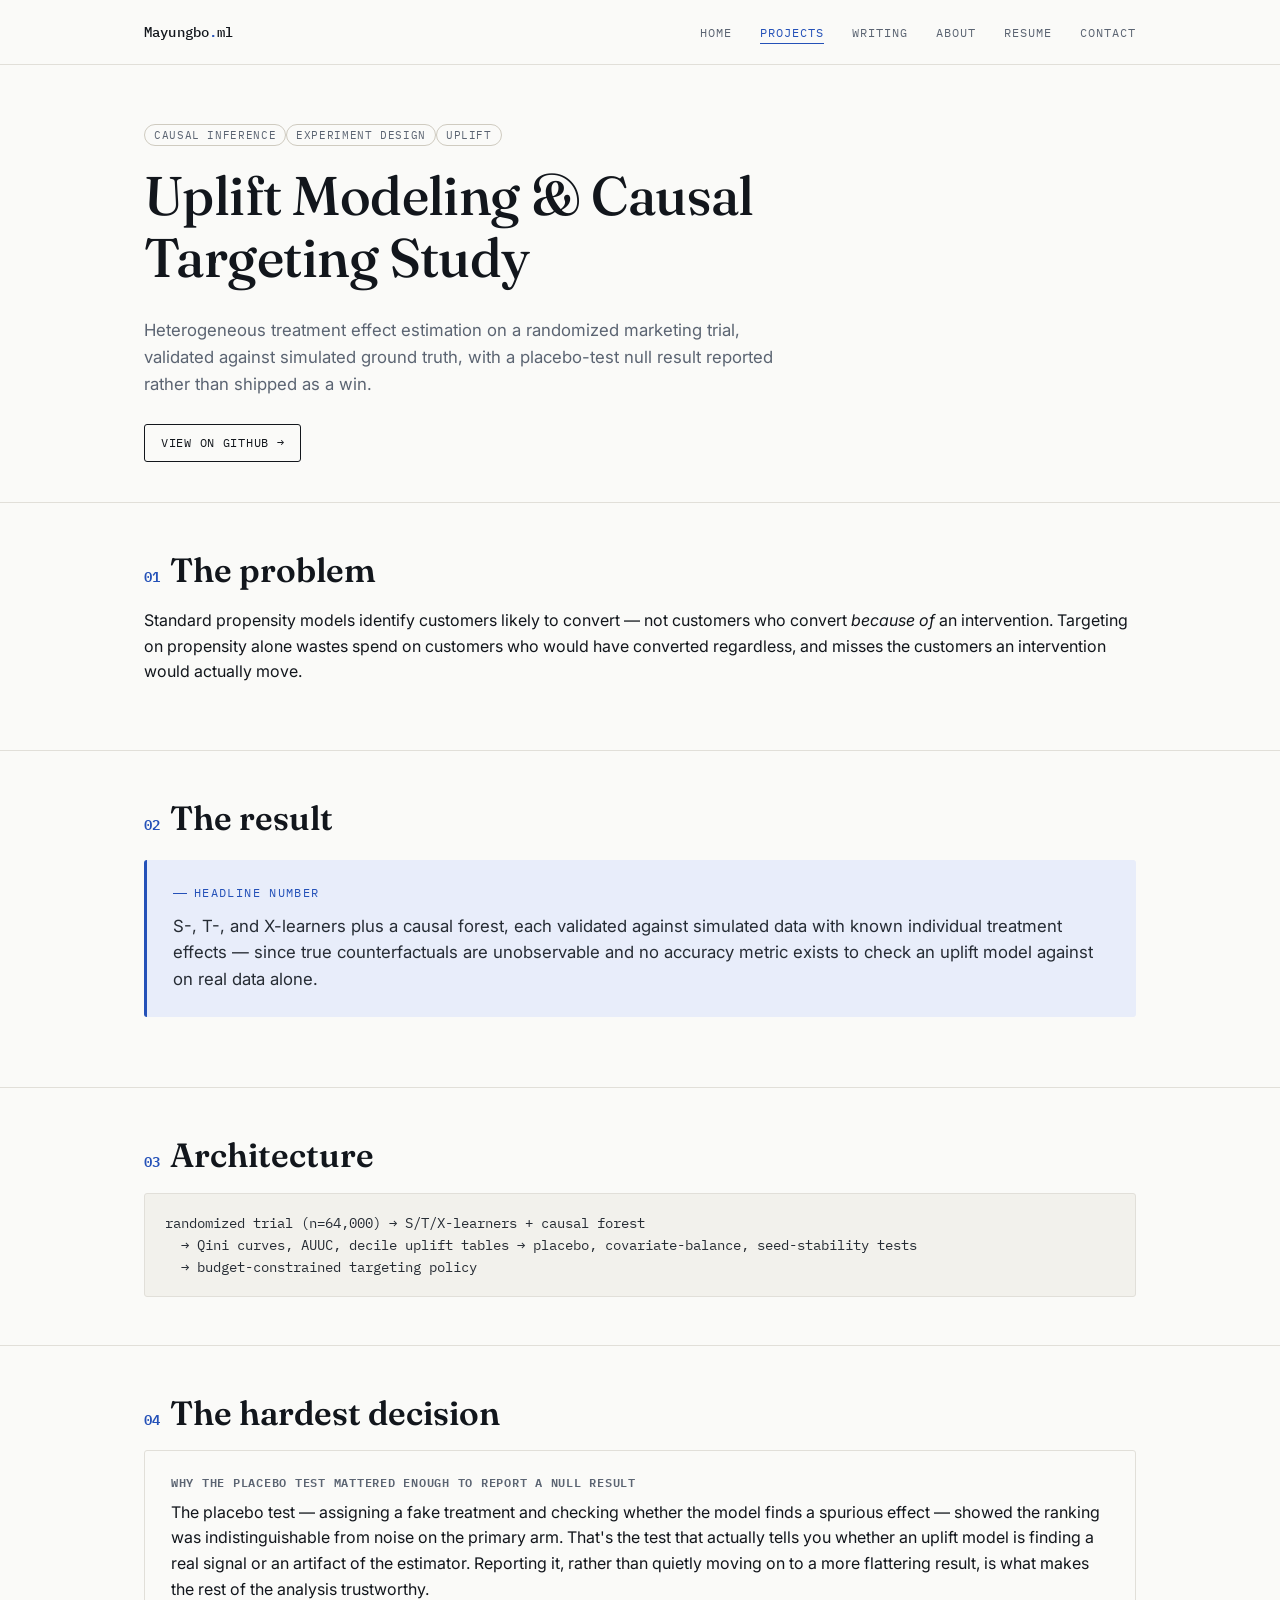
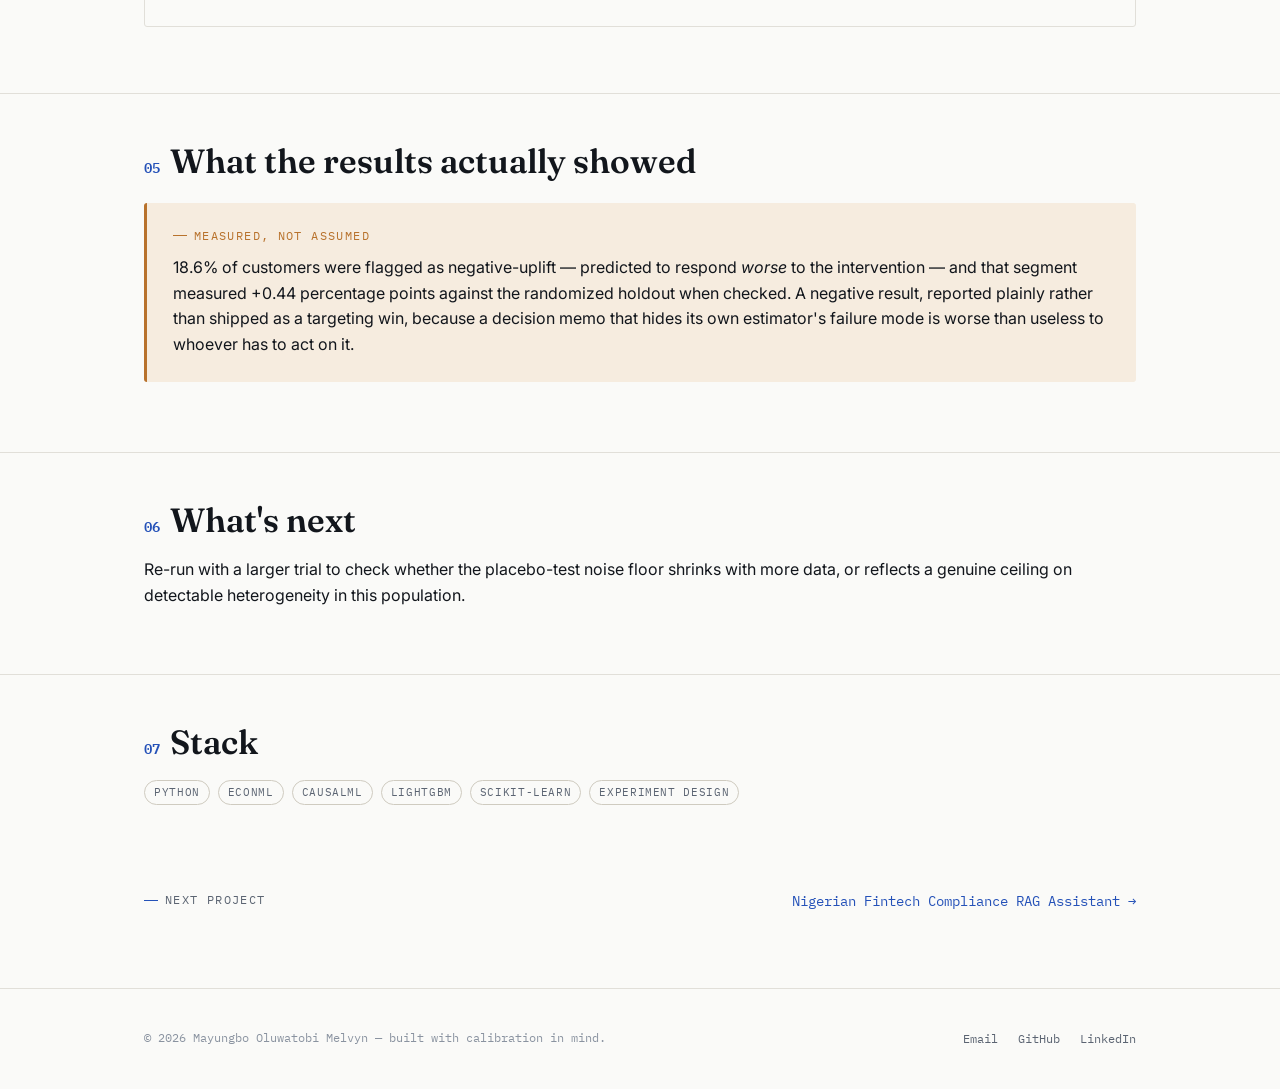
<file: projects/uplift.html>
<!DOCTYPE html>
<html lang="en">
<head>
<meta charset="UTF-8">
  <meta name="viewport" content="width=device-width, initial-scale=1.0">
  <title>Uplift Modeling & Causal Targeting Study &mdash; Mayungbo Oluwatobi Melvyn</title>
  <meta name="description" content="Heterogeneous treatment effect estimation on a randomized marketing trial, validated against simulated ground truth, with a placebo-test null result reported rather than shipped as a win.">
  <link rel="preconnect" href="https://fonts.googleapis.com"><link rel="preconnect" href="https://fonts.gstatic.com" crossorigin><link href="https://fonts.googleapis.com/css2?family=Fraunces:opsz,wght@9..144,400;9..144,500;9..144,600&family=Inter:wght@400;500;600&family=IBM+Plex+Mono:wght@400;500&display=swap" rel="stylesheet">
  <link rel="stylesheet" href="../css/style.css">
</head>
<body>
  <nav class="site-nav">
    <div class="wrap">
      <a class="brand" href="../index.html">Mayungbo<span class="dot">.</span>ml</a>
      <button class="nav-toggle" aria-label="Toggle navigation" aria-expanded="false">
        <span></span>
      </button>
      <ul class="nav-links">
        <li><a href="../index.html">Home</a></li>
        <li><a href="../projects.html" aria-current="page">Projects</a></li>
        <li><a href="../writing.html">Writing</a></li>
        <li><a href="../about.html">About</a></li>
        <li><a href="../resume.html">Resume</a></li>
        <li><a href="../contact.html">Contact</a></li>
      </ul>
    </div>
  </nav>

  <main>
    <section class="project-hero">
      <div class="wrap">
        <div class="tags">
          <span class="tag">Causal Inference</span><span class="tag">Experiment Design</span><span class="tag">Uplift</span>
        </div>
        <h1>Uplift Modeling & Causal Targeting Study</h1>
        <p class="subtitle">Heterogeneous treatment effect estimation on a randomized marketing trial, validated against simulated ground truth, with a placebo-test null result reported rather than shipped as a win.</p>
        <div class="meta-row">
          
          <a class="btn" href="https://github.com/MelvTheGoat/uplift-causal-targeting" target="_blank" rel="noopener">View on GitHub &rarr;</a>
        </div>
      </div>
    </section>

    <section class="detail-section">
      <div class="wrap">
        <h2><span class="num">01</span>The problem</h2>
        <p>Standard propensity models identify customers likely to convert &mdash; not customers who convert <em>because of</em> an intervention. Targeting on propensity alone wastes spend on customers who would have converted regardless, and misses the customers an intervention would actually move.</p>
      </div>
    </section>

    <section class="detail-section">
      <div class="wrap">
        <h2><span class="num">02</span>The result</h2>
        <div class="result-banner">
          <div class="eyebrow">Headline number</div>
          <p>S-, T-, and X-learners plus a causal forest, each validated against simulated data with known individual treatment effects &mdash; since true counterfactuals are unobservable and no accuracy metric exists to check an uplift model against on real data alone.</p>
        </div>
      </div>
    </section>

    <section class="detail-section">
      <div class="wrap">
        <h2><span class="num">03</span>Architecture</h2>
        <div class="flow">randomized trial (n=64,000) → S/T/X-learners + causal forest
  → Qini curves, AUUC, decile uplift tables → placebo, covariate-balance, seed-stability tests
  → budget-constrained targeting policy</div>
      </div>
    </section>

    <section class="detail-section">
      <div class="wrap">
        <h2><span class="num">04</span>The hardest decision</h2>
        <div class="decision-block">
          <h4>Why the placebo test mattered enough to report a null result</h4>
          <p>The placebo test &mdash; assigning a fake treatment and checking whether the model finds a spurious effect &mdash; showed the ranking was indistinguishable from noise on the primary arm. That's the test that actually tells you whether an uplift model is finding a real signal or an artifact of the estimator. Reporting it, rather than quietly moving on to a more flattering result, is what makes the rest of the analysis trustworthy.</p>
        </div>
      </div>
    </section>

    <section class="detail-section">
      <div class="wrap">
        <h2><span class="num">05</span>What the results actually showed</h2>
        <div class="measured-box">
          <div class="eyebrow">Measured, not assumed</div>
          <p>18.6% of customers were flagged as negative-uplift &mdash; predicted to respond <em>worse</em> to the intervention &mdash; and that segment measured +0.44 percentage points against the randomized holdout when checked. A negative result, reported plainly rather than shipped as a targeting win, because a decision memo that hides its own estimator's failure mode is worse than useless to whoever has to act on it.</p>
        </div>
      </div>
    </section>

    <section class="detail-section">
      <div class="wrap">
        <h2><span class="num">06</span>What's next</h2>
        <p>Re-run with a larger trial to check whether the placebo-test noise floor shrinks with more data, or reflects a genuine ceiling on detectable heterogeneity in this population.</p>
      </div>
    </section>

    <section class="detail-section">
      <div class="wrap">
        <h2><span class="num">07</span>Stack</h2>
        <div class="stack-tags">
          <span class="tag">Python</span><span class="tag">EconML</span><span class="tag">CausalML</span><span class="tag">LightGBM</span><span class="tag">scikit-learn</span><span class="tag">Experiment Design</span>
        </div>
      </div>
    </section>

    <div class="wrap">
      <div class="next-project">
        <span class="eyebrow" style="margin-bottom:0;">Next project</span>
        <a href="rag.html">Nigerian Fintech Compliance RAG Assistant &rarr;</a>
      </div>
    </div>
  </main>

  <footer>
    <div class="wrap">
      <span class="copy">&copy; 2026 Mayungbo Oluwatobi Melvyn &mdash; built with calibration in mind.</span>
      <div class="foot-links">
        <a href="mailto:mlvyn.t@gmail.com">Email</a>
        <a href="https://github.com/MelvTheGoat" target="_blank" rel="noopener">GitHub</a>
        <a href="https://linkedin.com/in/oluwatobi-mayungbo-3a567026b" target="_blank" rel="noopener">LinkedIn</a>
      </div>
    </div>
  </footer>
  <script src="../js/main.js"></script>

</body>
</html>
</file>
<file: css/style.css>
/* ============================================================
   Design tokens
   ============================================================ */
:root {
  --paper: #FAFAF8;
  --paper-dim: #F2F1EC;
  --ink: #12161C;
  --ink-soft: #262C34;
  --slate: #5B6472;
  --slate-light: #8A93A0;
  --calibration: #2451B8;
  --calibration-dim: #E8EDFA;
  --residual: #B8722C;
  --residual-dim: #F6ECDF;
  --hairline: #E1DFD9;
  --hairline-strong: #CFCBC0;

  --font-display: "Fraunces", Georgia, serif;
  --font-body: "Inter", -apple-system, BlinkMacSystemFont, "Segoe UI", sans-serif;
  --font-mono: "IBM Plex Mono", ui-monospace, "SFMono-Regular", Menlo, monospace;

  --max-w: 1040px;
  --radius: 3px;
}

* { box-sizing: border-box; }

html {
  scroll-behavior: smooth;
}

@media (prefers-reduced-motion: reduce) {
  html { scroll-behavior: auto; }
  * { animation-duration: 0.001ms !important; animation-iteration-count: 1 !important; transition-duration: 0.001ms !important; }
}

body {
  margin: 0;
  background: var(--paper);
  color: var(--ink);
  font-family: var(--font-body);
  font-size: 16px;
  line-height: 1.6;
  -webkit-font-smoothing: antialiased;
}

img { max-width: 100%; display: block; }

a {
  color: var(--calibration);
  text-decoration: none;
}
a:hover { text-decoration: underline; }

:focus-visible {
  outline: 2px solid var(--calibration);
  outline-offset: 3px;
}

h1, h2, h3, h4 {
  font-family: var(--font-display);
  font-weight: 600;
  line-height: 1.15;
  margin: 0 0 0.5em 0;
  color: var(--ink);
}
h1 { font-size: clamp(2.1rem, 5vw, 3.4rem); font-weight: 500; letter-spacing: -0.01em; }
h2 { font-size: clamp(1.5rem, 3.4vw, 2.1rem); }
h3 { font-size: clamp(1.15rem, 2.4vw, 1.4rem); }

p { margin: 0 0 1.1em 0; }
p.lede { font-size: 1.15rem; color: var(--ink-soft); }

.mono {
  font-family: var(--font-mono);
  letter-spacing: 0.02em;
}
.eyebrow {
  font-family: var(--font-mono);
  font-size: 0.72rem;
  text-transform: uppercase;
  letter-spacing: 0.12em;
  color: var(--slate);
  margin: 0 0 0.9em 0;
  display: flex;
  align-items: center;
  gap: 0.6em;
}
.eyebrow::before {
  content: "";
  width: 14px;
  height: 1px;
  background: var(--calibration);
  display: inline-block;
}

.wrap {
  max-width: var(--max-w);
  margin: 0 auto;
  padding: 0 24px;
}

/* ============================================================
   Nav
   ============================================================ */
.site-nav {
  border-bottom: 1px solid var(--hairline);
  background: rgba(250, 250, 248, 0.92);
  backdrop-filter: blur(6px);
  position: sticky;
  top: 0;
  z-index: 50;
}
.site-nav .wrap {
  display: flex;
  align-items: center;
  justify-content: space-between;
  height: 64px;
}
.brand {
  font-family: var(--font-mono);
  font-size: 0.86rem;
  color: var(--ink);
  font-weight: 500;
  letter-spacing: 0.01em;
}
.brand:hover { text-decoration: none; color: var(--calibration); }
.brand .dot { color: var(--calibration); }

.nav-links {
  display: flex;
  gap: 28px;
  list-style: none;
  margin: 0;
  padding: 0;
}
.nav-links a {
  font-family: var(--font-mono);
  font-size: 0.78rem;
  text-transform: uppercase;
  letter-spacing: 0.08em;
  color: var(--slate);
}
.nav-links a:hover, .nav-links a[aria-current="page"] {
  color: var(--calibration);
  text-decoration: none;
}
.nav-links a[aria-current="page"] {
  border-bottom: 1px solid var(--calibration);
  padding-bottom: 3px;
}

.nav-toggle {
  display: none;
  background: none;
  border: 1px solid var(--hairline-strong);
  border-radius: var(--radius);
  width: 38px;
  height: 34px;
  align-items: center;
  justify-content: center;
  cursor: pointer;
}
.nav-toggle span, .nav-toggle span::before, .nav-toggle span::after {
  content: "";
  display: block;
  width: 16px;
  height: 1.5px;
  background: var(--ink);
  position: relative;
}
.nav-toggle span::before { position: absolute; top: -5px; }
.nav-toggle span::after { position: absolute; top: 5px; }

@media (max-width: 720px) {
  .nav-toggle { display: flex; }
  .nav-links {
    position: fixed;
    top: 64px; left: 0; right: 0;
    flex-direction: column;
    background: var(--paper);
    border-bottom: 1px solid var(--hairline);
    padding: 18px 24px 26px;
    gap: 18px;
    transform: translateY(-8px);
    opacity: 0;
    pointer-events: none;
    transition: opacity 0.18s ease, transform 0.18s ease;
  }
  .nav-links.open {
    transform: translateY(0);
    opacity: 1;
    pointer-events: auto;
  }
}

/* ============================================================
   Buttons
   ============================================================ */
.btn {
  display: inline-flex;
  align-items: center;
  gap: 8px;
  font-family: var(--font-mono);
  font-size: 0.82rem;
  text-transform: uppercase;
  letter-spacing: 0.06em;
  padding: 12px 20px;
  border-radius: var(--radius);
  border: 1px solid var(--ink);
  color: var(--ink);
  background: transparent;
  cursor: pointer;
  transition: background 0.15s ease, color 0.15s ease, border-color 0.15s ease;
}
.btn:hover { background: var(--ink); color: var(--paper); text-decoration: none; }

.btn-primary {
  border-color: var(--calibration);
  background: var(--calibration);
  color: #fff;
}
.btn-primary:hover { background: #1c3f96; border-color: #1c3f96; color: #fff; }

.btn-row { display: flex; flex-wrap: wrap; gap: 12px; }

/* ============================================================
   Hero
   ============================================================ */
.hero {
  padding: 76px 0 64px;
  border-bottom: 1px solid var(--hairline);
  position: relative;
  overflow: hidden;
}
.hero-grid {
  position: absolute;
  inset: 0;
  background-image: linear-gradient(var(--hairline) 1px, transparent 1px);
  background-size: 100% 42px;
  mask-image: linear-gradient(to bottom, transparent, black 20%, black 60%, transparent);
  opacity: 0.55;
  pointer-events: none;
}
.hero-inner { position: relative; }
.hero h1 { max-width: 15ch; margin-bottom: 0.35em; }
.hero .role {
  font-family: var(--font-mono);
  font-size: 0.95rem;
  color: var(--calibration);
  margin-bottom: 22px;
}
.hero p.lede { max-width: 56ch; margin-bottom: 30px; }

/* ============================================================
   Reading component — the signature element
   ============================================================ */
.reading {
  display: flex;
  flex-direction: column;
  gap: 4px;
}
.reading .r-label {
  font-family: var(--font-mono);
  font-size: 0.68rem;
  text-transform: uppercase;
  letter-spacing: 0.1em;
  color: var(--slate);
}
.reading .r-value {
  font-family: var(--font-display);
  font-size: 2.1rem;
  font-weight: 500;
  color: var(--ink);
  line-height: 1;
}
.reading .r-value .unit {
  font-family: var(--font-mono);
  font-size: 1rem;
  color: var(--calibration);
  font-weight: 400;
  margin-left: 2px;
}
.reading .r-axis {
  margin-top: 6px;
  height: 1px;
  background: var(--hairline-strong);
  position: relative;
}
.reading .r-axis::before {
  content: "";
  position: absolute;
  left: 0; top: -2px;
  width: 4px; height: 5px;
  background: var(--calibration);
}
.reading.sm .r-value { font-size: 1.5rem; }

.reading-row {
  display: grid;
  grid-template-columns: repeat(3, 1fr);
  gap: 32px;
  margin-top: 44px;
}
@media (max-width: 640px) {
  .reading-row { grid-template-columns: 1fr; gap: 24px; }
}

/* ============================================================
   Demo callout
   ============================================================ */
.demo-callout {
  border: 1px solid var(--hairline-strong);
  background: var(--paper-dim);
  border-radius: var(--radius);
  padding: 32px;
  display: flex;
  flex-wrap: wrap;
  gap: 24px;
  align-items: center;
  justify-content: space-between;
  margin: 56px 0;
}
.demo-callout .status {
  display: inline-flex;
  align-items: center;
  gap: 8px;
  font-family: var(--font-mono);
  font-size: 0.72rem;
  text-transform: uppercase;
  letter-spacing: 0.1em;
  color: var(--calibration);
  margin-bottom: 10px;
}
.demo-callout .status .pulse {
  width: 7px; height: 7px;
  border-radius: 50%;
  background: var(--calibration);
  box-shadow: 0 0 0 0 rgba(36,81,184,0.5);
  animation: pulse 2.2s infinite;
}
@keyframes pulse {
  0% { box-shadow: 0 0 0 0 rgba(36,81,184,0.45); }
  70% { box-shadow: 0 0 0 8px rgba(36,81,184,0); }
  100% { box-shadow: 0 0 0 0 rgba(36,81,184,0); }
}
.demo-callout h3 { margin-bottom: 6px; }
.demo-callout p { margin-bottom: 0; max-width: 46ch; color: var(--slate); }
.demo-callout .btn-primary { flex-shrink: 0; }

/* ============================================================
   Section scaffolding
   ============================================================ */
section { padding: 64px 0; }
section.tight { padding: 40px 0; }
.section-head {
  display: flex;
  align-items: baseline;
  justify-content: space-between;
  gap: 16px;
  margin-bottom: 32px;
  border-bottom: 1px solid var(--hairline);
  padding-bottom: 18px;
}
.section-head h2 { margin-bottom: 0; }
.section-head a { font-family: var(--font-mono); font-size: 0.78rem; white-space: nowrap; }

/* ============================================================
   Pattern strip
   ============================================================ */
.pattern-strip {
  background: var(--ink);
  color: var(--paper);
  padding: 52px 0;
}
.pattern-strip .eyebrow { color: var(--slate-light); }
.pattern-strip .eyebrow::before { background: var(--calibration); }
.pattern-grid {
  display: grid;
  grid-template-columns: repeat(4, 1fr);
  gap: 20px;
  margin-top: 24px;
}
@media (max-width: 820px) {
  .pattern-grid { grid-template-columns: repeat(2, 1fr); }
}
@media (max-width: 480px) {
  .pattern-grid { grid-template-columns: 1fr; }
}
.pattern-item {
  border-left: 1px solid #333B45;
  padding-left: 16px;
}
.pattern-item .num {
  font-family: var(--font-mono);
  font-size: 0.72rem;
  color: var(--calibration);
  display: block;
  margin-bottom: 8px;
}
.pattern-item p { color: #C7CBD1; font-size: 0.92rem; margin-bottom: 0; }

/* ============================================================
   Project cards
   ============================================================ */
.project-grid {
  display: grid;
  grid-template-columns: repeat(3, 1fr);
  gap: 20px;
}
@media (max-width: 900px) { .project-grid { grid-template-columns: repeat(2, 1fr); } }
@media (max-width: 620px) { .project-grid { grid-template-columns: 1fr; } }

.project-grid.full { grid-template-columns: 1fr; gap: 0; }
.project-grid.full .card { border-radius: 0; border-left: none; border-right: none; }
.project-grid.full .card + .card { border-top: none; }

.card {
  border: 1px solid var(--hairline);
  border-radius: var(--radius);
  padding: 26px;
  background: #fff;
  display: flex;
  flex-direction: column;
  gap: 14px;
  transition: border-color 0.15s ease, transform 0.15s ease;
}
.card:hover { border-color: var(--calibration); transform: translateY(-2px); }

.card .tags { display: flex; flex-wrap: wrap; gap: 6px; }
.tag {
  font-family: var(--font-mono);
  font-size: 0.66rem;
  text-transform: uppercase;
  letter-spacing: 0.06em;
  color: var(--slate);
  border: 1px solid var(--hairline-strong);
  border-radius: 999px;
  padding: 3px 9px;
}
.card h3 { margin-bottom: 2px; }
.card .card-desc { color: var(--slate); font-size: 0.94rem; margin-bottom: 0; flex-grow: 1; }
.card a.card-link {
  font-family: var(--font-mono);
  font-size: 0.78rem;
  color: var(--ink);
  display: inline-flex;
  align-items: center;
  gap: 6px;
}
.card a.card-link:hover { color: var(--calibration); text-decoration: none; }
.card-status {
  font-family: var(--font-mono);
  font-size: 0.66rem;
  text-transform: uppercase;
  letter-spacing: 0.08em;
  color: var(--calibration);
}

.full .card {
  flex-direction: row;
  align-items: center;
  gap: 28px;
  padding: 28px 26px;
}
.full .card .card-main { flex: 1; }
.full .card .reading { flex-shrink: 0; width: 150px; }
@media (max-width: 720px) {
  .full .card { flex-direction: column; align-items: flex-start; }
  .full .card .reading { width: auto; }
}

/* ============================================================
   Project detail page
   ============================================================ */
.project-hero {
  padding: 56px 0 40px;
  border-bottom: 1px solid var(--hairline);
}
.project-hero .tags { margin-bottom: 18px; }
.project-hero h1 { max-width: 22ch; }
.project-hero .subtitle { font-size: 1.05rem; color: var(--slate); max-width: 60ch; }
.project-hero .meta-row {
  display: flex; flex-wrap: wrap; gap: 14px;
  margin-top: 26px;
}
.project-hero .meta-row .btn { padding: 9px 16px; font-size: 0.74rem; }

.detail-section {
  padding: 48px 0;
  border-bottom: 1px solid var(--hairline);
}
.detail-section:last-of-type { border-bottom: none; }
.detail-section h2 { margin-bottom: 18px; }
.detail-section .num { font-family: var(--font-mono); color: var(--calibration); font-size: 0.85rem; margin-right: 10px; }

.result-banner {
  background: var(--calibration-dim);
  border-left: 3px solid var(--calibration);
  border-radius: var(--radius);
  padding: 24px 26px;
  margin: 22px 0;
}
.result-banner .eyebrow { color: var(--calibration); margin-bottom: 10px; }
.result-banner .eyebrow::before { background: var(--calibration); }
.result-banner p { margin-bottom: 0; font-size: 1.05rem; color: var(--ink-soft); }
.result-banner .r-value { color: var(--calibration); }

.measured-box {
  background: var(--residual-dim);
  border-left: 3px solid var(--residual);
  border-radius: var(--radius);
  padding: 24px 26px;
  margin: 22px 0;
}
.measured-box .eyebrow { color: var(--residual); margin-bottom: 10px; }
.measured-box .eyebrow::before { background: var(--residual); }
.measured-box p:last-child { margin-bottom: 0; }

.decision-block {
  border: 1px solid var(--hairline);
  border-radius: var(--radius);
  padding: 24px 26px;
  margin: 18px 0;
}
.decision-block h4 {
  font-family: var(--font-mono);
  text-transform: uppercase;
  font-size: 0.78rem;
  letter-spacing: 0.06em;
  color: var(--slate);
  margin-bottom: 10px;
}
.decision-block p:last-child { margin-bottom: 0; }

.stack-tags { display: flex; flex-wrap: wrap; gap: 8px; margin-top: 8px; }

.flow {
  font-family: var(--font-mono);
  font-size: 0.86rem;
  color: var(--ink-soft);
  background: var(--paper-dim);
  border: 1px solid var(--hairline);
  border-radius: var(--radius);
  padding: 18px 20px;
  overflow-x: auto;
  white-space: pre;
}

.next-project {
  display: flex;
  justify-content: space-between;
  align-items: center;
  padding: 36px 0;
}
.next-project a { font-family: var(--font-mono); font-size: 0.9rem; }

/* ============================================================
   About / Writing / Contact / Resume shared
   ============================================================ */
.two-col {
  display: grid;
  grid-template-columns: 240px 1fr;
  gap: 48px;
}
@media (max-width: 760px) { .two-col { grid-template-columns: 1fr; } }

.avatar-box {
  width: 100%;
  aspect-ratio: 1;
  border: 1px dashed var(--hairline-strong);
  border-radius: var(--radius);
  display: flex;
  align-items: center;
  justify-content: center;
  text-align: center;
  font-family: var(--font-mono);
  font-size: 0.72rem;
  color: var(--slate-light);
  padding: 20px;
  background: var(--paper-dim);
}

.post-card {
  border-bottom: 1px solid var(--hairline);
  padding: 28px 0;
  display: flex;
  flex-direction: column;
  gap: 8px;
}
.post-card .post-date { font-family: var(--font-mono); font-size: 0.72rem; color: var(--slate); text-transform: uppercase; letter-spacing: 0.08em; }
.post-card h3 { margin-bottom: 4px; }
.post-card p { color: var(--slate); margin-bottom: 6px; }
.post-card a.card-link { font-family: var(--font-mono); font-size: 0.78rem; }

.empty-note {
  font-family: var(--font-mono);
  font-size: 0.85rem;
  color: var(--slate-light);
  border: 1px dashed var(--hairline-strong);
  border-radius: var(--radius);
  padding: 22px;
}

.contact-grid {
  display: grid;
  grid-template-columns: repeat(3, 1fr);
  gap: 20px;
  margin-top: 20px;
}
@media (max-width: 700px) { .contact-grid { grid-template-columns: 1fr; } }
.contact-card {
  border: 1px solid var(--hairline);
  border-radius: var(--radius);
  padding: 22px;
}
.contact-card .eyebrow { margin-bottom: 10px; }
.contact-card a { font-family: var(--font-mono); font-size: 0.95rem; word-break: break-word; }

.resume-embed {
  border: 1px solid var(--hairline);
  border-radius: var(--radius);
  overflow: hidden;
  background: var(--paper-dim);
}
.resume-embed iframe { width: 100%; height: 82vh; border: 0; display: block; }
.resume-fallback {
  padding: 60px 20px;
  text-align: center;
  font-family: var(--font-mono);
  font-size: 0.85rem;
  color: var(--slate);
}

/* ============================================================
   Footer
   ============================================================ */
footer {
  border-top: 1px solid var(--hairline);
  padding: 40px 0;
  margin-top: 40px;
}
footer .wrap {
  display: flex;
  flex-wrap: wrap;
  justify-content: space-between;
  gap: 16px;
  align-items: center;
}
footer .foot-links { display: flex; gap: 20px; }
footer a { font-family: var(--font-mono); font-size: 0.78rem; color: var(--slate); }
footer a:hover { color: var(--calibration); }
footer .copy { font-family: var(--font-mono); font-size: 0.72rem; color: var(--slate-light); }

/* currently strip */
.currently {
  border-top: 1px solid var(--hairline);
  border-bottom: 1px solid var(--hairline);
  padding: 18px 0;
  font-family: var(--font-mono);
  font-size: 0.82rem;
  color: var(--slate);
  display: flex;
  align-items: center;
  gap: 10px;
}
.currently .pulse { width: 6px; height: 6px; border-radius: 50%; background: var(--calibration); flex-shrink: 0; }
</file>
